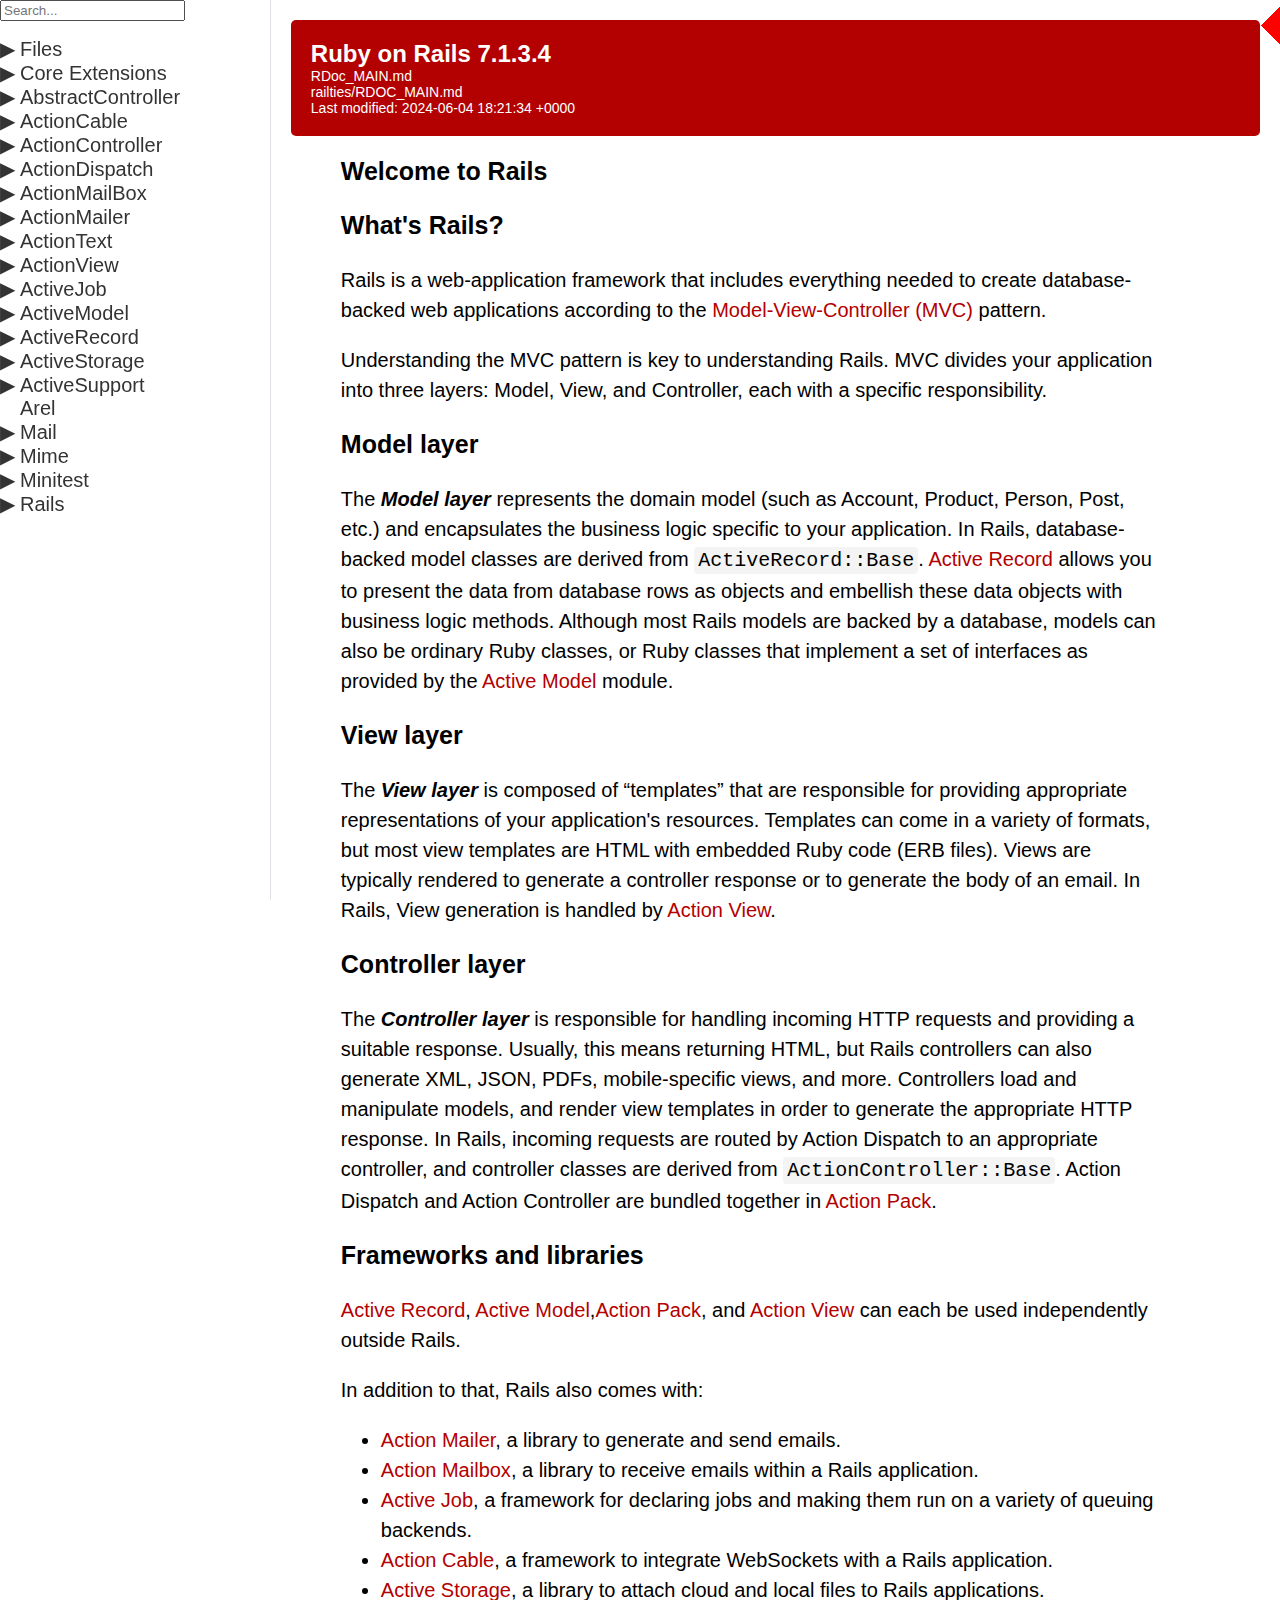
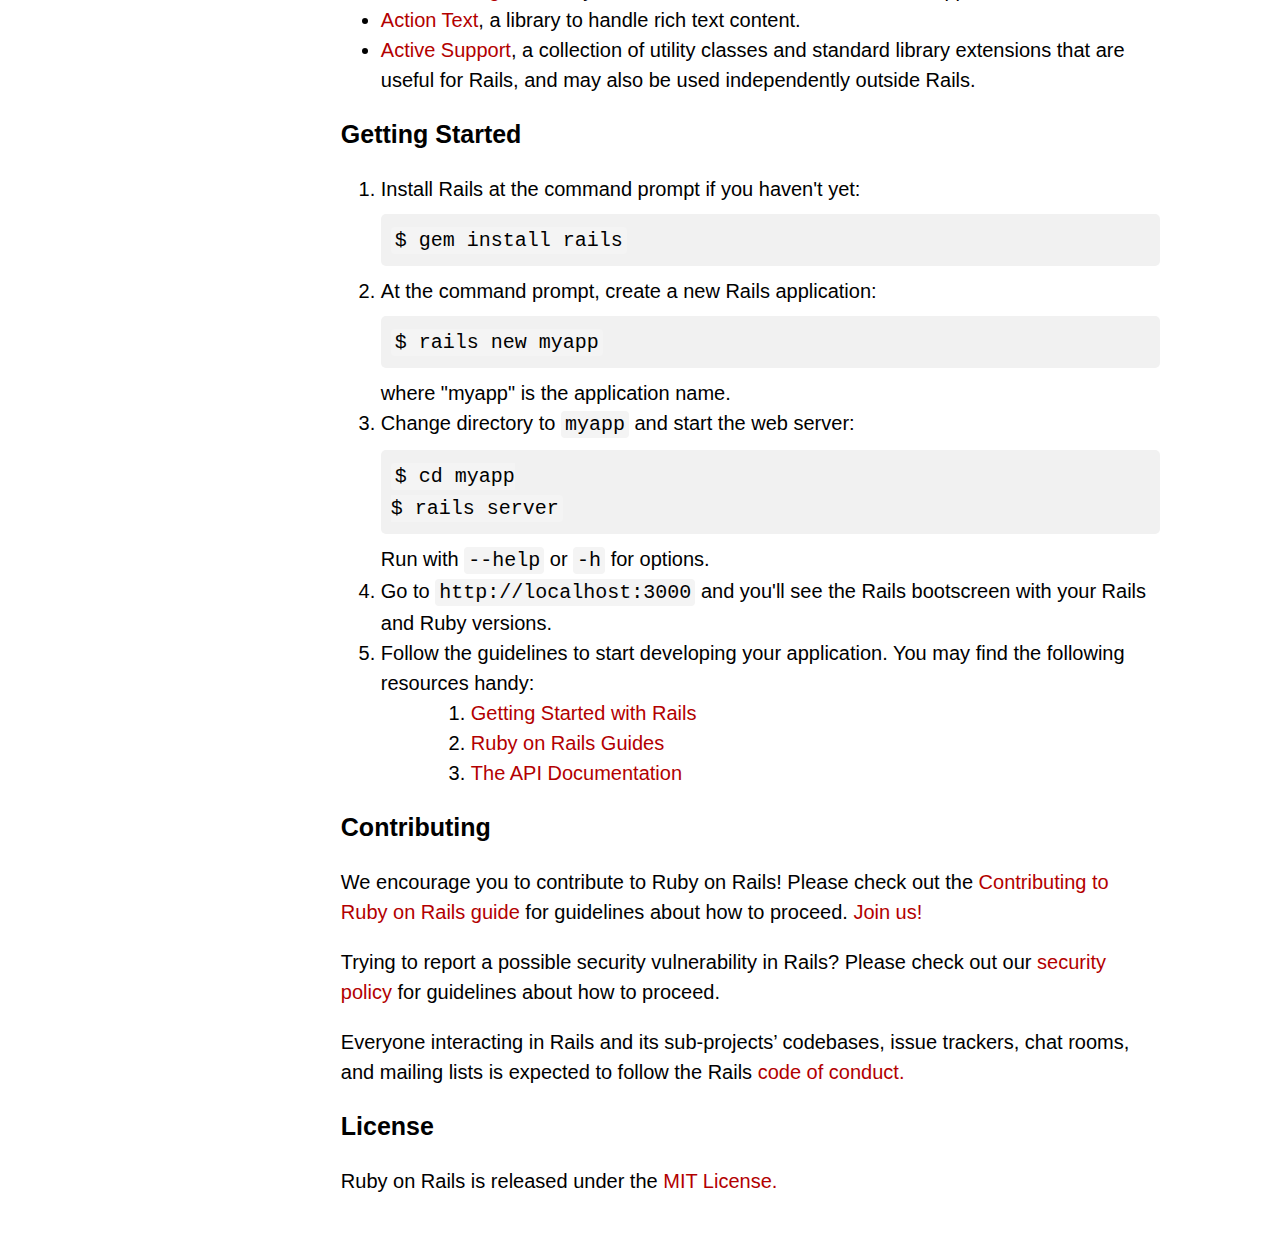
<file: api.html>
<!DOCTYPE html>
<html lang="en">
<head>
    <meta charset="UTF-8">
    <meta name="viewport" content="width=device-width, initial-scale=1.0">
    <title>Ruby on Rails API</title>
    <link rel="stylesheet" href="css/api.css">
    <link rel="icon" type="image/png" href="images/ruby.png">
</head>
<body>
    <div class="container">
        <aside class="sidebar">
            <div class="search-bar">
                <input type="text" id="searchInput" placeholder="Search...">
            </div>

            <ul>
                <li>
                    <a href="#" onclick="toggleFiles(event)">
                        <span id="arrow" class="arrow-right"></span> Files
                    </a>
                    <ul id="filesList" class="hidden">
                        <li><a href="#">Actioncable</a></li>
                        <li><a href="#">Actionmailbox</a></li>
                        <li><a href="#">Actionmailer</a></li>
                        <li><a href="#">Actionpack</a></li>
                        <li><a href="#">Actiontext</a></li>
                        <li><a href="#">Actionview</a></li>
                        <li><a href="#">Activejob</a></li>
                        <li><a href="#">Activemodel</a></li>
                        <li><a href="#">Activerecord</a></li>
                        <li><a href="#">Activestorage</a></li>
                        <li><a href="#">Activesupport</a></li>
                        <li><a href="#">Railties</a></li>
                    </ul>
                </li>

                <li>
                    <a href="#" onclick="coreFiles(event)">
                        <span id="corearrow" class="arrow-right"></span> Core Extensions
                    </a>
                    <ul id="coreList" class="hidden">
                        <li><a href="#">Array</a></li>
                        <li><a href="#">Benchmark</a></li>
                        <li><a href="#">BigDecimal</a></li>
                        <li><a href="#">Class</a></li>
                        <li><a href="#">Date</a></li>
                        <li><a href="#">DateAndTime</a></li>
                        <li><a href="#">Date Time</a></li>
                        <li><a href="#">Delegator</a></li>
                        <li><a href="#">Digest</a></li>
                        <li><a href="#">ERB</a></li>
                        <li><a href="#">Enumerable</a></li>
                        <li><a href="#">Exception</a></li>
                        <li><a href="#">FalseClass</a></li>
                        <li><a href="#">File</a></li>
                        <li><a href="#">Float</a></li>
                        <li><a href="#">Hash</a></li>
                        <li><a href="#">IO</a></li>
                        <li><a href="#">Integer</a></li>
                        <li><a href="#">Kernel</a></li>
                        <li><a href="#">LoadError</a></li>
                        <li><a href="#">Method</a></li>
                        <li><a href="#">Module</a></li>
                        <li><a href="#">NameError</a></li>
                        <li><a href="#">NilClass</a></li>
                        <li><a href="#">Numeric</a></li>
                        <li><a href="#">Object</a></li>
                        <li><a href="#">Pathname</a></li>
                        <li><a href="#">Process</a></li>
                        <li><a href="#">Range</a></li>
                        <li><a href="#">Regexp</a></li>
                        <li><a href="#">SecureRandom</a></li>
                        <li><a href="#">Singleton</a></li>
                        <li><a href="#">String</a></li>
                        <li><a href="#">Symbol</a></li>
                        <li><a href="#">Thread</a></li>
                        <li><a href="#">Time</a></li>
                        <li><a href="#">TrueClass</a></li>
                        <li><a href="#">URI</a></li>
                        <li><a href="#">UnboundMethod</a></li>
                    </ul>
                </li>

                <li>
                    <a href="#" onclick="abstractcontrollerFiles(event)">
                        <span id="abstractcontrollerarrow" class="arrow-right"></span> AbstractController
                    </a>
                    <ul id="abstractcontrollerList" class="hidden">
                        <li><a href="#">ActionNotFound</a></li>
                        <li><a href="#">Base</a></li>
                        <li><a href="#">Caching</a></li>
                        <li><a href="#">Callbacks</a></li>
                        <li><a href="#">Collector</a></li>
                        <li><a href="#">DoubleRenderError</a></li>
                        <li><a href="#">Helpers</a></li>
                        <li><a href="#">Railities</a></li>
                        <li><a href="#">Rendering</a></li>
                        <li><a href="#">Translation</a></li>
                        <li><a href="#">UrlFor</a></li>
                    </ul>
                </li>

                <li>
                    <a href="#" onclick="actioncableFiles(event)">
                        <span id="actioncablearrow" class="arrow-right"></span> ActionCable
                    </a>
                    <ul id="actioncableList" class="hidden">
                        <li><a href="#">Channel</a></li>
                        <li><a href="#">Connection</a></li>
                        <li><a href="#">Helpers</a></li>
                        <li><a href="#">RemoteConnections</a></li>
                        <li><a href="#">Server</a></li>
                        <li><a href="#">SubscriptionAdapter</a></li>
                        <li><a href="#">TestCase</a></li>
                        <li><a href="#">TestHelper</a></li>
                        <li><a href="#">VERSION</a></li>
                    </ul>
                </li>

                <li>
                    <a href="#" onclick="actioncontrollerFiles(event)">
                        <span id="actioncontrollerarrow" class="arrow-right"></span> ActionController
                    </a>
                    <ul id="actioncontrollerList" class="hidden">
                        <li><a href="#">API</a></li>
                        <li><a href="#">ApiReading</a></li>
                        <li><a href="#">Base</a></li>
                        <li><a href="#">Caching</a></li>
                        <li><a href="#">ConditionalGet</a></li>
                        <li><a href="#">ContentSecurityPolicy</a></li>
                        <li><a href="#">Cookies</a></li>
                        <li><a href="#">DataStreaming</a></li>
                        <li><a href="#">DefaultHeaders</a></li>
                        <li><a href="#">EtagWithFlash</a></li>
                        <li><a href="#">EtagWithTemplateDigest</a></li>
                        <li><a href="#">Flash</a></li>
                        <li><a href="#">FormBuilder</a></li>
                        <li><a href="#">Head</a></li>
                        <li><a href="#">Helpers</a></li>
                        <li><a href="#">HttpAuthentication</a></li>
                        <li><a href="#">ImplicitRender</a></li>
                        <li><a href="#">Instrumentation</a></li>
                        <li><a href="#">InvalidParameterKey</a></li>
                        <li><a href="#">Live</a></li>
                        <li><a href="#">LiveTestResponse</a></li>
                        <li><a href="#">LogSubscriber</a></li>
                        <li><a href="#">Logging</a></li>
                        <li><a href="#">Metal</a></li>
                        <li><a href="#">MimeResponds</a></li>
                        <li><a href="#">MissingRenderer</a></li>
                        <li><a href="#">ParameterEncoding</a></li>
                        <li><a href="#">ParameterMissing</a></li>
                        <li><a href="#">Parameters</a></li>
                        <li><a href="#">ParamsWrapper</a></li>
                        <li><a href="#">PermissionsPolicy</a></li>
                        <li><a href="#">Railties</a></li>
                        <li><a href="#">Redirecting</a></li>
                        <li><a href="#">Renderer</a></li>
                        <li><a href="#">Renderers</a></li>
                        <li><a href="#">Rendering</a></li>
                        <li><a href="#">RequestForgeryProtection</a></li>
                        <li><a href="#">Rescue</a></li>
                        <li><a href="#">RespondToMismatchError</a></li>
                        <li><a href="#">Streaming</a></li>
                        <li><a href="#">StrongParameters</a></li>
                        <li><a href="#">TestCase</a></li>
                        <li><a href="#">Testing</a></li>
                        <li><a href="#">UnfilteredParameters</a></li>
                        <li><a href="#">UnpermittedParameters</a></li>
                        <li><a href="#">UrlFor</a></li>
                    </ul>
                </li>

                <li>
                    <a href="#" onclick="actiondispatchFiles(event)">
                        <span id="actiondispatcharrow" class="arrow-right"></span> ActionDispatch
                    </a>
                    <ul id="actiondispatchList" class="hidden">
                        <li><a href="#">AssertionResponse</a></li>
                        <li><a href="#">Assertions</a></li>
                        <li><a href="#">AssumeSSL</a></li>
                        <li><a href="#">Callbacks</a></li>
                        <li><a href="#">Constants</a></li>
                        <li><a href="#">ContentSecurityPolicy</a></li>
                        <li><a href="#">Cookies</a></li>
                        <li><a href="#">DebugExceptions</a></li>
                        <li><a href="#">DebugLocks</a></li>
                        <li><a href="#">DeprecatedIllegalStateError</a></li>
                        <li><a href="#">ExceptionWrapper</a></li>
                        <li><a href="#">Executor</a></li>
                        <li><a href="#">FileHandler</a></li>
                        <li><a href="#">Flash</a></li>
                        <li><a href="#">HostAuthorization</a></li>
                        <li><a href="#">Http</a></li>
                        <li><a href="#">Integration</a></li>
                        <li><a href="#">IntegrationTest</a></li>
                        <li><a href="#">Journey</a></li>
                        <li><a href="#">LogSubscriber</a></li>
                        <li><a href="#">MiddlewareStack</a></li>
                        <li><a href="#">MissingController</a></li>
                        <li><a href="#">PermissionsPolicy</a></li>
                        <li><a href="#">PublicExceptions</a></li>
                        <li><a href="#">Reloader</a></li>
                        <li><a href="#">RemoteIp</a></li>
                        <li><a href="#">Request</a></li>
                        <li><a href="#">RequestCookieMethods</a></li>
                        <li><a href="#">RequestEncoder</a></li>
                        <li><a href="#">RequestId</a></li>
                        <li><a href="#">Response</a></li>
                        <li><a href="#">Routing</a></li>
                        <li><a href="#">SSL</a></li>
                        <li><a href="#">ServerTiming</a></li>
                        <li><a href="#">Session</a></li>
                        <li><a href="#">ShowExceptions</a></li>
                        <li><a href="#">Static</a></li>
                        <li><a href="#">SystemTestCase</a></li>
                        <li><a href="#">SystemTesting</a></li>
                        <li><a href="#">TestProcess</a></li>
                        <li><a href="#">TestRequest</a></li>
                        <li><a href="#">TestResponse</a></li>
                    </ul>
                </li>

                <li>
                    <a href="#" onclick="actionmailboxFiles(event)">
                        <span id="actionmailboxarrow" class="arrow-right"></span> ActionMailBox
                    </a>
                    <ul id="actionmailboxList" class="hidden">
                        <li><a href="#">Base</a></li>
                        <li><a href="#">BaseController</a></li>
                        <li><a href="#">Callbacks</a></li>
                        <li><a href="#">Engine</a></li>
                        <li><a href="#">InboundEmail</a></li>
                        <li><a href="#">IncinerationJob</a></li>
                        <li><a href="#">Ingresses</a></li>
                        <li><a href="#">Relayer</a></li>
                        <li><a href="#">Router</a></li>
                        <li><a href="#">RoutingJob</a></li>
                        <li><a href="#">TestCase</a></li>
                        <li><a href="#">TestHelper</a></li>
                        <li><a href="#">VERSION</a></li>
                    </ul>
                </li>

                <li>
                    <a href="#" onclick="actionmailerFiles(event)">
                        <span id="actionmailerarrow" class="arrow-right"></span> ActionMailer
                    </a>
                    <ul id="actionmailerList" class="hidden">
                        <li><a href="#">Base</a></li>
                        <li><a href="#">Callbacks</a></li>
                        <li><a href="#">Collector</a></li>
                        <li><a href="#">DeliveryMethods</a></li>
                        <li><a href="#">FormBuilder</a></li>
                        <li><a href="#">InlinePreviewInceptor</a></li>
                        <li><a href="#">LogSubscriber</a></li>
                        <li><a href="#">MailHelper</a></li>
                        <li><a href="#">MessageDelivery</a></li>
                        <li><a href="#">NonInferrableMailerError</a></li>
                        <li><a href="#">Parameterized</a></li>
                        <li><a href="#">Preview</a></li>
                        <li><a href="#">Previews</a></li>
                        <li><a href="#">QueuedDelivery</a></li>
                        <li><a href="#">Reusable</a></li>
                        <li><a href="#">TestCase</a></li>
                        <li><a href="#">TestHelper</a></li>
                        <li><a href="#">VERSION</a></li>
                    </ul>
                </li>

                <li>
                    <a href="#" onclick="actiontextFiles(event)">
                        <span id="actiontextarrow" class="arrow-right"></span> ActionText
                    </a>
                    <ul id="actiontextList" class="hidden">
                        <li><a href="#">Attachable</a></li>
                        <li><a href="#">Attachables</a></li>
                        <li><a href="#">Attachment</a></li>
                        <li><a href="#">AttachmentGallery</a></li>
                        <li><a href="#">Attachments</a></li>
                        <li><a href="#">Attribute</a></li>
                        <li><a href="#">Content</a></li>
                        <li><a href="#">ContentHelper</a></li>
                        <li><a href="#">EncryptedRichText</a></li>
                        <li><a href="#">Encryption</a></li>
                        <li><a href="#">Engine</a></li>
                        <li><a href="#">FixtureSet</a></li>
                        <li><a href="#">Fragment</a></li>
                        <li><a href="#">HtmlConversion</a></li>
                        <li><a href="#">PlainTextConversion</a></li>
                        <li><a href="#">RichText</a></li>
                        <li><a href="#">Serialization</a></li>
                        <li><a href="#">SystemTestHelper</a></li>
                        <li><a href="#">TagHelper</a></li>
                        <li><a href="#">TrixAttachment</a></li>
                        <li><a href="#">VERSION</a></li>
                    </ul>
                </li>

                <li>
                    <a href="#" onclick="actionviewFiles(event)">
                        <span id="actionviewarrow" class="arrow-right"></span> ActionView
                    </a>
                    <ul id="actionviewList" class="hidden">
                        <li><a href="#">AbstractRenderer</a></li>
                        <li><a href="#">Base</a></li>
                        <li><a href="#">CacheExpiry</a></li>
                        <li><a href="#">Context</a></li>
                        <li><a href="#">Digestor</a></li>
                        <li><a href="#">FileSystemResolver</a></li>
                        <li><a href="#">FixtureResolver</a></li>
                        <li><a href="#">Helpers</a></li>
                        <li><a href="#">Layouts</a></li>
                        <li><a href="#">LogSubscriber</a></li>
                        <li><a href="#">LookupContext</a></li>
                        <li><a href="#">NullResolver</a></li>
                        <li><a href="#">PartialIteration</a></li>
                        <li><a href="#">PartialRenderer</a></li>
                        <li><a href="#">RecordIdentifire</a></li>
                        <li><a href="#">Renderer</a></li>
                        <li><a href="#">Rendering</a></li>
                        <li><a href="#">Resolver</a></li>
                        <li><a href="#">RoutingUrlFor</a></li>
                        <li><a href="#">Template</a></li>
                        <li><a href="#">TemplateDetails</a></li>
                        <li><a href="#">TemplatePath</a></li>
                        <li><a href="#">TestCase</a></li>
                        <li><a href="#">UnboundTemplate</a></li>
                        <li><a href="#">VERSION</a></li>
                        <li><a href="#">ViewPaths</a></li>
                    </ul>
                </li>

                <li>
                    <a href="#" onclick="activejobFiles(event)">
                        <span id="activejobarrow" class="arrow-right"></span> ActiveJob
                    </a>
                    <ul id="activejobList" class="hidden">
                        <li><a href="#">Arguments</a></li>
                        <li><a href="#">Base</a></li>
                        <li><a href="#">Callbacks</a></li>
                        <li><a href="#">Core</a></li>
                        <li><a href="#">DeserializationError</a></li>
                        <li><a href="#">EnqueueError</a></li>
                        <li><a href="#">Enqueuing</a></li>
                        <li><a href="#">Exceptions</a></li>
                        <li><a href="#">Execution</a></li>
                        <li><a href="#">QueueAdapter</a></li>
                        <li><a href="#">QueueAdapters</a></li>
                        <li><a href="#">QueueName</a></li>
                        <li><a href="#">QueuePriority</a></li>
                        <li><a href="#">SerializationError</a></li>
                        <li><a href="#">Serializers</a></li>
                        <li><a href="#">TestCase</a></li>
                        <li><a href="#">TestHelper</a></li>
                        <li><a href="#">VERSION</a></li>
                    </ul>
                </li>

                <li>
                    <a href="#" onclick="activemodelFiles(event)">
                        <span id="activemodelarrow" class="arrow-right"></span> ActiveModel
                    </a>
                    <ul id="activemodelList" class="hidden">
                        <li><a href="#">API</a></li>
                        <li><a href="#">AttributeAssignment</a></li>
                        <li><a href="#">AttributeMethods</a></li>
                        <li><a href="#">Attributes</a></li>
                        <li><a href="#">Callbacks</a></li>
                        <li><a href="#">Conversion</a></li>
                        <li><a href="#">Dirty</a></li>
                        <li><a href="#">EachValidator</a></li>
                        <li><a href="#">Error</a></li>
                        <li><a href="#">Errors</a></li>
                        <li><a href="#">ForbiddenAttributeError</a></li>
                        <li><a href="#">Lint</a></li>
                        <li><a href="#">MissingAttributeError</a></li>
                        <li><a href="#">Model</a></li>
                        <li><a href="#">Name</a></li>
                        <li><a href="#">Naming</a></li>
                        <li><a href="#">NestedError</a></li>
                        <li><a href="#">RangeError</a></li>
                        <li><a href="#">SecurePassword</a></li>
                        <li><a href="#">Serialization</a></li>
                        <li><a href="#">Serializers</a></li>
                        <li><a href="#">StrictValidationFailed</a></li>
                        <li><a href="#">Translation</a></li>
                        <li><a href="#">Type</a></li>
                        <li><a href="#">UnknownAttributeError</a></li>
                        <li><a href="#">VERSION</a></li>
                        <li><a href="#">ValidationError</a></li>
                        <li><a href="#">Validations</a></li>
                        <li><a href="#">Validator</a></li>
                    </ul>
                </li>

                <li>
                    <a href="#" onclick="activerecordFiles(event)">
                        <span id="activerecordarrow" class="arrow-right"></span> ActiveRecord
                    </a>
                    <ul id="activerecordList" class="hidden">
                        <li><a href="#">ActiveRecordError</a></li>
                        <li><a href="#">AdapterError</a></li>
                        <li><a href="#">AdapterNotFound</a></li>
                        <li><a href="#">AdapterNotSpecified</a></li>
                        <li><a href="#">AdapterTimeout</a></li>
                        <li><a href="#">Aggregations</a></li>
                        <li><a href="#">AssociationTypeMismatch</a></li>
                        <li><a href="#">Associations</a></li>
                        <li><a href="#">AsynchronousQueryInsideTransactionError</a></li>
                        <li><a href="#">AttributeAssignment</a></li>
                        <li><a href="#">AttributeAssignmentError</a></li>
                        <li><a href="#">AttributeMethods</a></li>
                        <li><a href="#">Attributes</a></li>
                        <li><a href="#">AutosaveAssociation</a></li>
                        <li><a href="#">Base</a></li>
                        <li><a href="#">Batches</a></li>
                        <li><a href="#">Calculations</a></li>
                        <li><a href="#">Callbacks</a></li>
                        <li><a href="#">Coders</a></li>
                        <li><a href="#">ConfigurationError</a></li>
                        <li><a href="#">ConnectionAdapters</a></li>
                        <li><a href="#">ConnectionFailed</a></li>
                        <li><a href="#">ConnectionHandling</a></li>
                        <li><a href="#">ConnectionNotEstabalished</a></li>
                        <li><a href="#">ConnectionTimeoutError</a></li>
                        <li><a href="#">Core</a></li>
                        <li><a href="#">CounterCache</a></li>
                        <li><a href="#">DangerousAttributeError</a></li>
                        <li><a href="#">DatabaseAlreadyExists</a></li>
                        <li><a href="#">DatabaseConfigurations</a></li>
                        <li><a href="#">DatabaseConnectionError</a></li>
                        <li><a href="#">Deadlocked</a></li>
                        <li><a href="#">DelegatedType</a></li>
                        <li><a href="#">DestroyAssociationAsyncError</a></li>
                        <li><a href="#">DestroyAssociationAsyncJob</a></li>
                        <li><a href="#">DynamicMatchers</a></li>
                        <li><a href="#">EagerLoadPolymorphicError</a></li>
                        <li><a href="#">Encryption</a></li>
                        <li><a href="#">Enum</a></li>
                        <li><a href="#">EnvironmentMismatchError</a></li>
                        <li><a href="#">ExclusiveConnectionTimeoutError</a></li>
                        <li><a href="#">Explain</a></li>
                        <li><a href="#">FinderMethods</a></li>
                        <li><a href="#">FixtureSet</a></li>
                        <li><a href="#">FixtureResult</a></li>
                        <li><a href="#">ImmutableRelation</a></li>
                        <li><a href="#">Inheritance</a></li>
                        <li><a href="#">Integration</a></li>
                        <li><a href="#">InvalidForeignKey</a></li>
                        <li><a href="#">IrreversibleMigration</a></li>
                        <li><a href="#">IrreversibleOrderError</a></li>
                        <li><a href="#">LockWaitTimeout</a></li>
                        <li><a href="#">Locking</a></li>
                        <li><a href="#">LogSubscriber</a></li>
                        <li><a href="#">Marshalling</a></li>
                        <li><a href="#">MessagePack</a></li>
                        <li><a href="#">Middleware</a></li>
                        <li><a href="#">Migration</a></li>
                        <li><a href="#">MigrationContext</a></li>
                        <li><a href="#">MismatchedForeignKey</a></li>
                        <li><a href="#">ModelSchema</a></li>
                        <li><a href="#">MultiparameterAssignmentErrors</a></li>
                        <li><a href="#">NestedAttributes</a></li>
                        <li><a href="#">NoDatabaseError</a></li>
                        <li><a href="#">NoTouching</a></li>
                        <li><a href="#">Normalization</a></li>
                        <li><a href="#">NotNullViolation</a></li>
                        <li><a href="#">Persistene</a></li>
                        <li><a href="#">PreparedStatementCacheExpired</a></li>
                        <li><a href="#">PreparedStatementInvalid</a></li>
                        <li><a href="#">Promise</a></li>
                        <li><a href="#">QueryAborted</a></li>
                        <li><a href="#">QueryCache</a></li>
                        <li><a href="#">QueryCanceled</a></li>
                        <li><a href="#">QueryLogs</a></li>
                        <li><a href="#">QueryMethods</a></li>
                        <li><a href="#">Querying</a></li>
                        <li><a href="#">RangeError</a></li>
                        <li><a href="#">ReadOnlyError</a></li>
                        <li><a href="#">ReadOnlyRecord</a></li>
                        <li><a href="#">ReadonlyAttributeError</a></li>
                        <li><a href="#">ReadonlyAttributes</a></li>
                        <li><a href="#">RecordInvalid</a></li>
                        <li><a href="#">RecordNotDestroyed</a></li>
                        <li><a href="#">RecordNotSaved</a></li>
                        <li><a href="#">RecordNotUnique</a></li>
                        <li><a href="#">Reflection</a></li>
                        <li><a href="#">Relation</a></li>
                        <li><a href="#">Result</a></li>
                        <li><a href="#">Rollback</a></li>
                        <li><a href="#">SQLWarning</a></li>
                        <li><a href="#">Sanitization</a></li>
                        <li><a href="#">Schema</a></li>
                        <li><a href="#">Scoping</a></li>
                        <li><a href="#">SecurePassword</a></li>
                        <li><a href="#">SecureToken</a></li>
                        <li><a href="#">Serialization</a></li>
                        <li><a href="#">SerializationFailure</a></li>
                        <li><a href="#">SerializationTypeMismatch</a></li>
                        <li><a href="#">SignedId</a></li>
                        <li><a href="#">SoleRecordExceeded</a></li>
                        <li><a href="#">SpawnMethods</a></li>
                        <li><a href="#">StaleObjectError</a></li>
                        <li><a href="#">StatementCache</a></li>
                        <li><a href="#">StatementInvalid</a></li>
                        <li><a href="#">StatementTimeout</a></li>
                        <li><a href="#">Store</a></li>
                        <li><a href="#">StrictLoadingViolationError</a></li>
                        <li><a href="#">SubclassNotFound</a></li>
                        <li><a href="#">Supperssor</a></li>
                        <li><a href="#">TableNotSpecified</a></li>
                        <li><a href="#">Tasks</a></li>
                        <li><a href="#">TestFixtures</a></li>
                        <li><a href="#">Timestamp</a></li>
                        <li><a href="#">TokenFor</a></li>
                        <li><a href="#">TransactionIsolationError</a></li>
                        <li><a href="#">TransactionRollbackError</a></li>
                        <li><a href="#">Transactions</a></li>
                        <li><a href="#">Translation</a></li>
                        <li><a href="#">Type</a></li>
                        <li><a href="#">UnknownAttributeError</a></li>
                        <li><a href="#">UnknownAttributeReference</a></li>
                        <li><a href="#">UnknownPrimaryKey</a></li>
                        <li><a href="#">VERSION</a></li>
                        <li><a href="#">Validations</a></li>
                        <li><a href="#">ValueTooLong</a></li>
                        <li><a href="#">WrappedDatabaseException</a></li>
                    </ul>
                </li>

                <li>
                    <a href="#" onclick="activestorageFiles(event)">
                        <span id="activestoragearrow" class="arrow-right"></span> ActiveStorage
                    </a>
                    <ul id="activestorageList" class="hidden">
                        <li><a href="#">AnalyzeJob</a></li>
                        <li><a href="#">Analyzer</a></li>
                        <li><a href="#">Attached</a></li>
                        <li><a href="#">Attachment</a></li>
                        <li><a href="#">BaseController</a></li>
                        <li><a href="#">BaseJob</a></li>
                        <li><a href="#">Blob</a></li>
                        <li><a href="#">Blobs</a></li>
                        <li><a href="#">DirectUploadsController</a></li>
                        <li><a href="#">DisableSession</a></li>
                        <li><a href="#">DiskController</a></li>
                        <li><a href="#">Error</a></li>
                        <li><a href="#">FileNotFoundError</a></li>
                        <li><a href="#">Filename</a></li>
                        <li><a href="#">FixtureSet</a></li>
                        <li><a href="#">IntegrityError</a></li>
                        <li><a href="#">InvariableError</a></li>
                        <li><a href="#">LogSubscriber</a></li>
                        <li><a href="#">MirrorJob</a></li>
                        <li><a href="#">Preview</a></li>
                        <li><a href="#">PreviewError</a></li>
                        <li><a href="#">Previewer</a></li>
                        <li><a href="#">PurgeJob</a></li>
                        <li><a href="#">Reflection</a></li>
                        <li><a href="#">Representations</a></li>
                        <li><a href="#">Service</a></li>
                        <li><a href="#">SetCurrent</a></li>
                        <li><a href="#">Streaming</a></li>
                        <li><a href="#">TransformJob</a></li>
                        <li><a href="#">Transformers</a></li>
                        <li><a href="#">UnpreviewableError</a></li>
                        <li><a href="#">UnrepresentableError</a></li>
                        <li><a href="#">VERSION</a></li>
                        <li><a href="#">Variant</a></li>
                        <li><a href="#">VariantRecord</a></li>
                        <li><a href="#">VariantWithRecord</a></li>
                        <li><a href="#">Variation</a></li>
                    </ul>
                </li>

                <li>
                    <a href="#" onclick="activesupportFiles(event)">
                        <span id="activesupportarrow" class="arrow-right"></span> ActiveSupport
                    </a>
                    <ul id="activesupportList" class="hidden">
                        <li><a href="#">ActionableError</a></li>
                        <li><a href="#">ArrayInquirer</a></li>
                        <li><a href="#">Autoload</a></li>
                        <li><a href="#">BacktraceCleaner</a></li>
                        <li><a href="#">Benchmarkable</a></li>
                        <li><a href="#">BroadcastLogger</a></li>
                        <li><a href="#">Cache</a></li>
                        <li><a href="#">CachingKeyGenerator</a></li>
                        <li><a href="#">Callbacks</a></li>
                        <li><a href="#">CodeGenerator</a></li>
                        <li><a href="#">CompareWithRange</a></li>
                        <li><a href="#">Concern</a></li>
                        <li><a href="#">Concurrency</a></li>
                        <li><a href="#">Configurable</a></li>
                        <li><a href="#">ConfigurationFile</a></li>
                        <li><a href="#">CoreExt</a></li>
                        <li><a href="#">CurrentAttributes</a></li>
                        <li><a href="#">Dependencies</a></li>
                        <li><a href="#">Deprication</a></li>
                        <li><a href="#">DepricationException</a></li>
                        <li><a href="#">DescendantsTracker</a></li>
                        <li><a href="#">Duration</a></li>
                        <li><a href="#">EncryptedConfiguration</a></li>
                        <li><a href="#">EncryptedFile</a></li>
                        <li><a href="#">EnumerableCoreExt</a></li>
                        <li><a href="#">ErrorReporter</a></li>
                        <li><a href="#">EventedFileUpdatedChecker</a></li>
                        <li><a href="#">ExecutionWrapper</a></li>
                        <li><a href="#">Executor</a></li>
                        <li><a href="#">FileUpdateChecker</a></li>
                        <li><a href="#">ForkTracker</a></li>
                        <li><a href="#">Gzip</a></li>
                        <li><a href="#">HashWithIndifferentAccess</a></li>
                        <li><a href="#">Inflector</a></li>
                        <li><a href="#">InheritableOptions</a></li>
                        <li><a href="#">JSON</a></li>
                        <li><a href="#">KeyGenerator</a></li>
                        <li><a href="#">LazyLoadHooks</a></li>
                        <li><a href="#">LogSubscriber</a></li>
                        <li><a href="#">Logger</a></li>
                        <li><a href="#">LoggerSilence</a></li>
                        <li><a href="#">MessageEncryptor</a></li>
                        <li><a href="#">MessageEncryptors</a></li>
                        <li><a href="#">MessagePack</a></li>
                        <li><a href="#">MessageVerifier</a></li>
                        <li><a href="#">MessageVerifiers</a></li>
                        <li><a href="#">Messages</a></li>
                        <li><a href="#">Multibyte</a></li>
                        <li><a href="#">Notifications</a></li>
                        <li><a href="#">NumberHelper</a></li>
                        <li><a href="#">NumericWithFormat</a></li>
                        <li><a href="#">OrderedOptions</a></li>
                        <li><a href="#">ParameterFilter</a></li>
                        <li><a href="#">ProxyObject</a></li>
                        <li><a href="#">RangeWithFormat</a></li>
                        <li><a href="#">Reloader</a></li>
                        <li><a href="#">Rescuable</a></li>
                        <li><a href="#">SafeBuffer</a></li>
                        <li><a href="#">SecureCompareRotator</a></li>
                        <li><a href="#">SecurityUtils</a></li>
                        <li><a href="#">StringInquirer</a></li>
                        <li><a href="#">Subscriber</a></li>
                        <li><a href="#">TaggedLogging</a></li>
                        <li><a href="#">TestCase</a></li>
                        <li><a href="#">Testing</a></li>
                        <li><a href="#">TimeWithZone</a></li>
                        <li><a href="#">TimeZone</a></li>
                        <li><a href="#">VERSION</a></li>
                        <li><a href="#">XMLConverter</a></li>
                        <li><a href="#">XmlMini</a></li>
                        <li><a href="#">XmlMini_LibXMLSAX</a></li>
                        <li><a href="#">XmlMini_NokogiriSAX</a></li>
                    </ul>
                </li>

                <li style="padding-left: 20px;">
                    <a href="#">Arel</a>
                </li>

                <li>
                    <a href="#" onclick="mailFiles(event)">
                        <span id="mailarrow" class="arrow-right"></span> Mail
                    </a>
                    <ul id="mailList" class="hidden">
                        <li><a href="#">Address</a></li>
                        <li><a href="#">Message</a></li>
                    </ul>
                </li>

                <li>
                    <a href="#" onclick="mimeFiles(event)">
                        <span id="mimearrow" class="arrow-right"></span> Mime
                    </a>
                    <ul id="mimeList" class="hidden">
                        <li><a href="#">AllType</a></li>
                        <li><a href="#">Mimes</a></li>
                        <li><a href="#">NullType</a></li>
                        <li><a href="#">Type</a></li>
                    </ul>
                </li>

                <li>
                    <a href="#" onclick="minitestFiles(event)">
                        <span id="minitestarrow" class="arrow-right"></span> Minitest
                    </a>
                    <ul id="minitestList" class="hidden">
                        <li><a href="#">BcktraceFilterWithFallback</a></li>
                        <li><a href="#">ProfileReporter</a></li>
                        <li><a href="#">SuppressedSummaryReporter</a></li>
                    </ul>
                </li>

                <li>
                    <a href="#" onclick="railsFiles(event)">
                        <span id="railsarrow" class="arrow-right"></span> Rails
                    </a>
                    <ul id="railsList" class="hidden">
                        <li><a href="#">API</a></li>
                        <li><a href="#">AppBuilder</a></li>
                        <li><a href="#">Application</a></li>
                        <li><a href="#">Command</a></li>
                        <li><a href="#">Console</a></li>
                        <li><a href="#">ConsoleMethods</a></li>
                        <li><a href="#">DBConsole</a></li>
                        <li><a href="#">Engine</a></li>
                        <li><a href="#">Generators</a></li>
                        <li><a href="#">HealthController</a></li>
                        <li><a href="#">Info</a></li>
                        <li><a href="#">Initializable</a></li>
                        <li><a href="#">Paths</a></li>
                        <li><a href="#">PluginBuilder</a></li>
                        <li><a href="#">Rack</a></li>
                        <li><a href="#">Railtie</a></li>
                        <li><a href="#">Secrets</a></li>
                        <li><a href="#">Server</a></li>
                        <li><a href="#">SourceAnnotationExtractor</a></li>
                        <li><a href="#">VERSION</a></li>
                    </ul>
                </li>

            </ul>
        </aside>
        <main class="content">
            <div class="version-sticker">v7.1.3.4</div>
            <div class="header">
                <h1>Ruby on Rails 7.1.3.4</h1>
                <p>RDoc_MAIN.md</p>
                <p>railties/RDOC_MAIN.md</p>
                <p>Last modified: 2024-06-04 18:21:34 +0000</p>
            </div>
            <section>
                <h2>Welcome to Rails</h2>
                <h3>What's Rails?</h3>
                <p>Rails is a web-application framework that includes everything needed to create database-backed web applications according to the <a href="https://en.wikipedia.org/wiki/Model-view-controller">Model-View-Controller (MVC)</a> pattern.</p>
                <p>Understanding the MVC pattern is key to understanding Rails. MVC divides your application into three layers: Model, View, and Controller, each with a specific responsibility.</p>
                <h3>Model layer</h3>
                <p>The <strong><i>Model layer</i></strong> represents the domain model (such as Account, Product, Person, Post, etc.) and encapsulates the business logic specific to your application. In Rails, database-backed model classes are derived from <code>ActiveRecord::Base</code>. <a href="https://api.rubyonrails.org/files/activerecord/README_rdoc.html">Active Record</a> allows you to present the data from database rows as objects and embellish these data objects with business logic methods. Although most Rails models are backed by a database, models can also be ordinary Ruby classes, or Ruby classes that implement a set of interfaces as provided by the <a href="https://api.rubyonrails.org/files/activemodel/README_rdoc.html">Active Model</a> module.</p>
                <h3>View layer</h3>
                <p>The <strong><i>View layer</i></strong> is composed of “templates” that are responsible for providing appropriate representations of your application's resources. Templates can come in a variety of formats, but most view templates are HTML with embedded Ruby code (ERB files). Views are typically rendered to generate a controller response or to generate the body of an email. In Rails, View generation is handled by <a href="https://api.rubyonrails.org/files/actionview/README_rdoc.html">Action View</a>.</p>
                <h3>Controller layer</h3>
                <p>The <strong><i>Controller layer</i></strong> is responsible for handling incoming HTTP requests and providing a suitable response. Usually, this means returning HTML, but Rails controllers can also generate XML, JSON, PDFs, mobile-specific views, and more. Controllers load and manipulate models, and render view templates in order to generate the appropriate HTTP response. In Rails, incoming requests are routed by Action Dispatch to an appropriate controller, and controller classes are derived from <code>ActionController::Base</code>. Action Dispatch and Action Controller are bundled together in <a href="https://api.rubyonrails.org/files/actionpack/README_rdoc.html">Action Pack</a>.</p>
                <h3>Frameworks and libraries</h3>
                <p><a href="https://api.rubyonrails.org/files/activerecord/README_rdoc.html">Active Record</a>, <a href="https://api.rubyonrails.org/files/activemodel/README_rdoc.html">Active Model</a>,<a href="https://api.rubyonrails.org/files/actionpack/README_rdoc.html">Action Pack</a>, and <a href="https://api.rubyonrails.org/files/actionview/README_rdoc.html">Action View</a> can each be used independently outside Rails.</p>
                <p>In addition to that, Rails also comes with:</p>
                <ul>
                    <li><a href="https://api.rubyonrails.org/files/actionmailer/README_rdoc.html">Action Mailer</a>, a library to generate and send emails.</li>
                    <li><a href="https://api.rubyonrails.org/files/actionmailbox/README_md.html">Action Mailbox</a>, a library to receive emails within a Rails application.</li>
                    <li><a href="https://api.rubyonrails.org/files/activejob/README_md.html">Active Job</a>, a framework for declaring jobs and making them run on a variety of queuing backends.</li>
                    <li><a href="https://api.rubyonrails.org/files/actioncable/README_md.html">Action Cable</a>, a framework to integrate WebSockets with a Rails application.</li>
                    <li><a href="https://api.rubyonrails.org/files/activestorage/README_md.html">Active Storage</a>, a library to attach cloud and local files to Rails applications.</li>
                    <li><a href="https://api.rubyonrails.org/files/actiontext/README_md.html">Action Text</a>, a library to handle rich text content.</li>
                    <li><a href="https://api.rubyonrails.org/files/activesupport/README_rdoc.html">Active Support</a>, a collection of utility classes and standard library extensions that are useful for Rails, and may also be used independently outside Rails.</li>
                </ul>
                <h3>Getting Started</h3>
                <ol>
                    <li>Install Rails at the command prompt if you haven't yet:
                        <div class="code-block"><code>$ gem install rails</code></div>
                    </li>
                    <li>At the command prompt, create a new Rails application:
                        <div class="code-block"><code>$ rails new myapp</code></div>
                        where "myapp" is the application name.
                    </li>
                    <li>Change directory to <code>myapp</code> and start the web server:
                        <div class="code-block"><code>$ cd myapp<br>$ rails server</code></div>
                        Run with <code>--help</code> or <code>-h</code> for options.
                    </li>
                    <li>Go to <code>http://localhost:3000</code> and you'll see the Rails bootscreen with your Rails and Ruby versions.</li>
                    <li>Follow the guidelines to start developing your application. You may find the following resources handy:
                        <ol>
                            <li><a href="https://guides.rubyonrails.org/getting_started.html">Getting Started with Rails</a></li>
                            <li><a href="https://guides.rubyonrails.org/index.html">Ruby on Rails Guides</a></li>
                            <li><a href="api.html">The API Documentation</a></li>
                        </ol>
                    </li>
                </ol>

                <h3>Contributing</h3>
                <p>We encourage you to contribute to Ruby on Rails! Please check out the <a href="https://edgeguides.rubyonrails.org/contributing_to_ruby_on_rails.html">Contributing to Ruby on Rails guide</a> for guidelines about how to proceed. <a href="https://contributors.rubyonrails.org/">Join us!</a></p>
                <p>Trying to report a possible security vulnerability in Rails? Please check out our <a href="https://rubyonrails.org/security">security policy</a> for guidelines about how to proceed.</p>
                <p>Everyone interacting in Rails and its sub-projects’ codebases, issue trackers, chat rooms, and mailing lists is expected to follow the Rails <a href="https://rubyonrails.org/conduct">code of conduct.</a></p>
                <h3>License</h3>
                <p>Ruby on Rails is released under the <a href="https://opensource.org/license/MIT">MIT License.</a></p>
            </section>
        </main>
    </div>
    <script src="javascript/api_js.js"></script>
</body>
</html>
</file>
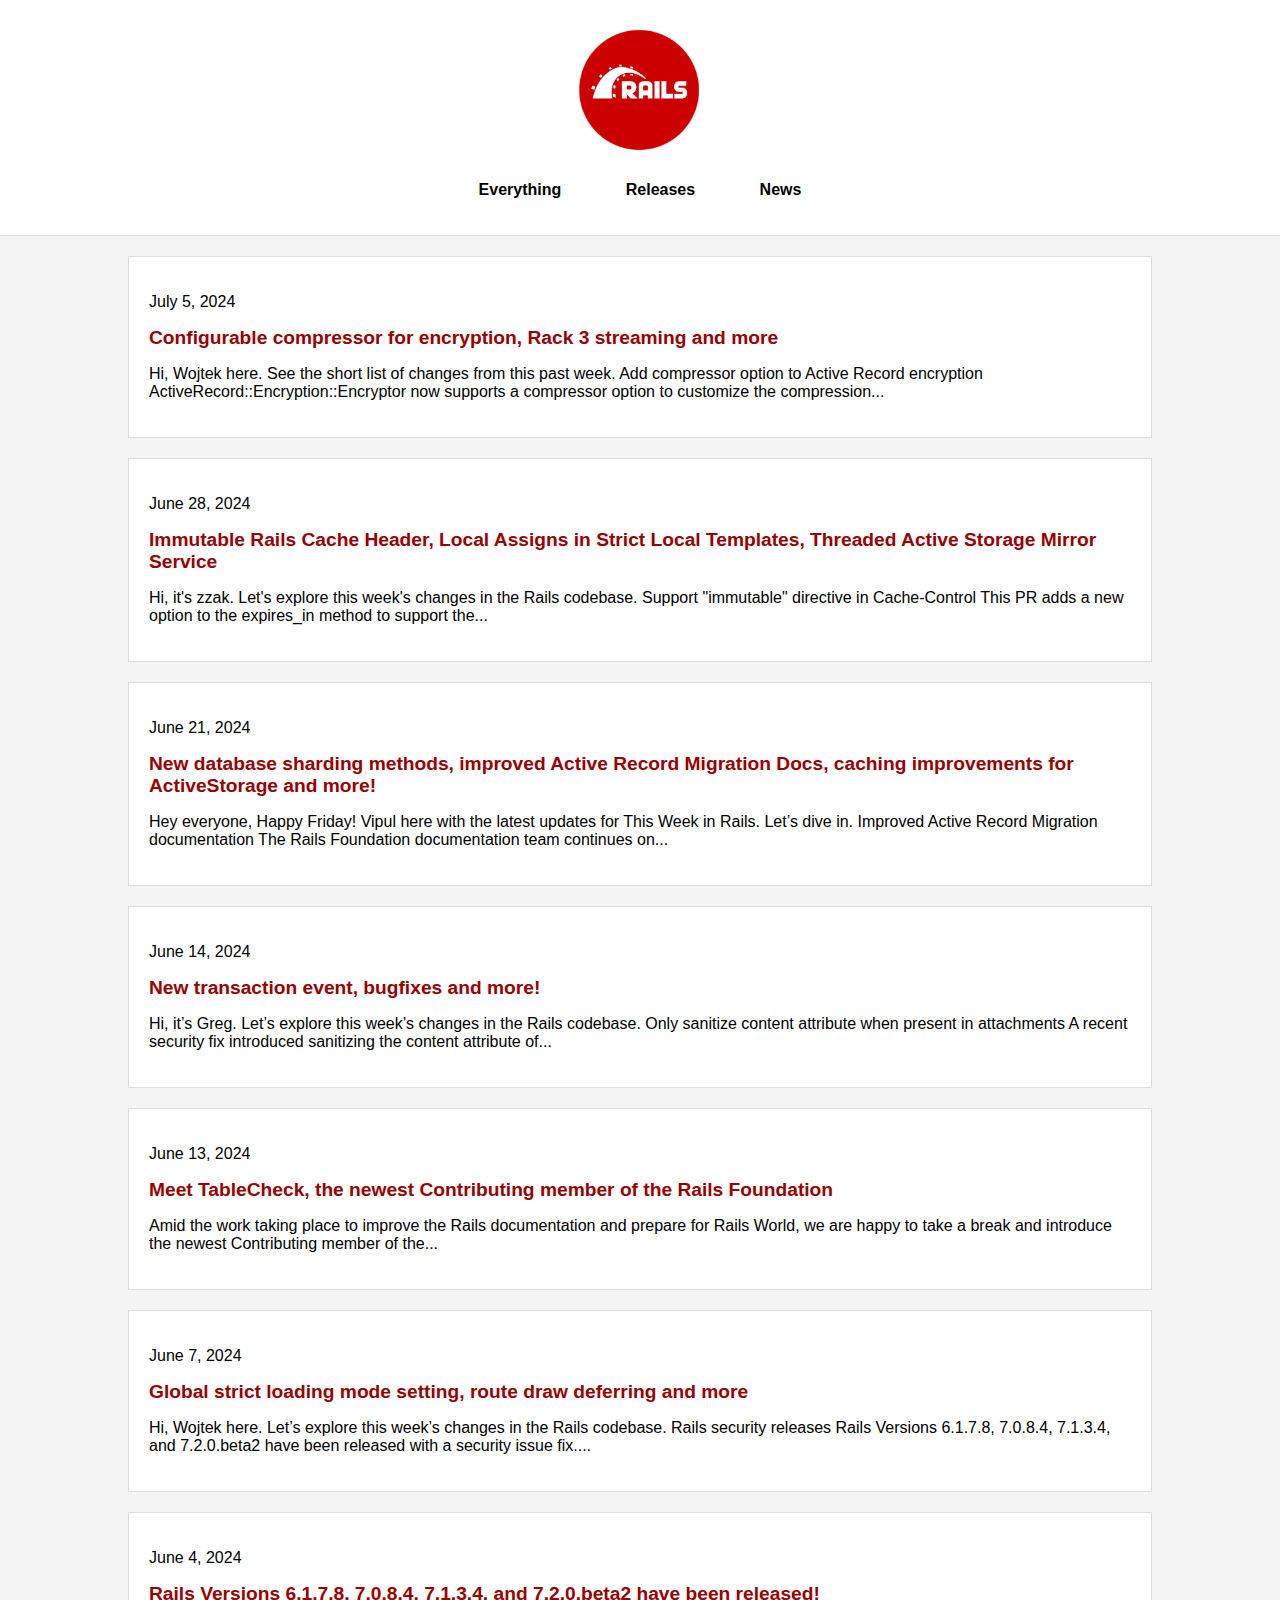
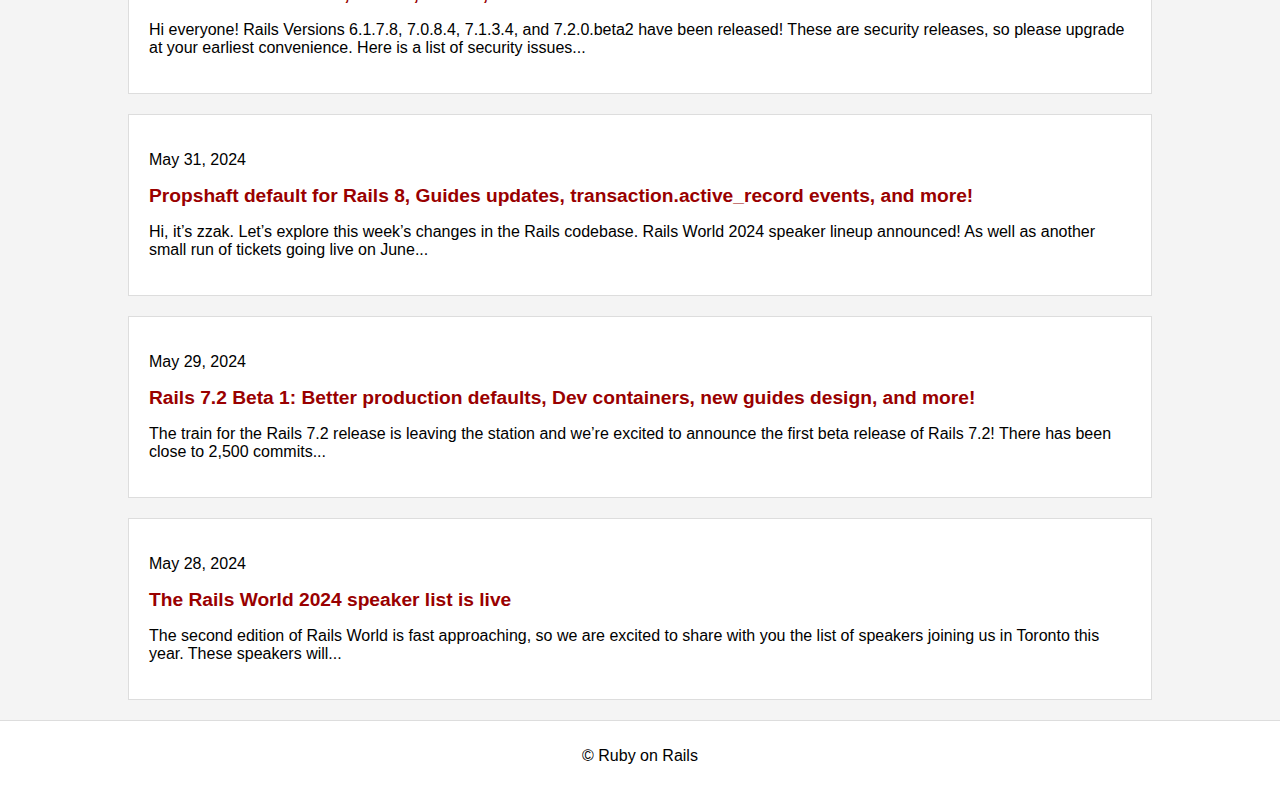
<file: blog.html>
<!DOCTYPE html>
<html lang="en">
<head>
    <meta charset="UTF-8">
    <meta name="viewport" content="width=device-width, initial-scale=1.0">
    <title>Ruby on Rails - Blog</title>
    <link rel="stylesheet" href="css/styleblog.css">
    <link rel="icon" type="image/png" href="images/pngegg.png">
</head>
<body>
    <header>
        <div class="container">
            <img src="images/logo.png" alt="Rails Logo" class="logo">
            <nav>
                <ul>
                    <li><a href="#" id="everything">Everything</a></li>
                    <li><a href="#" id="releases">Releases</a></li>
                    <li><a href="#" id="news">News</a></li>
                </ul>
            </nav>
        </div>
    </header>
    <main>
        <section class="news">
            <div class="container" id="news-container">
                <article class="news-item" id="item1">
                    <p>July 5, 2024</p>
                    <h2><a href="https://rubyonrails.org/2024/7/5/this-week-in-rails">Configurable compressor for encryption, Rack 3 streaming and more</a></h2>
                    <p>Hi, Wojtek here. See the short list of changes from this past week. Add compressor option to Active Record encryption ActiveRecord::Encryption::Encryptor now supports a compressor option to customize the compression...</p>
                </article>
                <article class="news-item" id="item2">
                    <p>June 28, 2024</p>
                    <h2><a href="https://rubyonrails.org/2024/6/28/this-week-in-rails">Immutable Rails Cache Header, Local Assigns in Strict Local Templates, Threaded Active Storage Mirror Service</a></h2>
                    <p>Hi, it's zzak. Let's explore this week's changes in the Rails codebase. Support "immutable" directive in Cache-Control This PR adds a new option to the expires_in method to support the...</p>
                </article>
                <article class="news-item" id="item3">
                    <p>June 21, 2024</p>
                    <h2><a href="https://rubyonrails.org/2024/6/21/this-week-in-rails">New database sharding methods, improved Active Record Migration Docs, caching improvements for ActiveStorage and more!</a></h2>
                    <p>Hey everyone, Happy Friday! Vipul here with the latest updates for This Week in Rails. Let’s dive in. Improved Active Record Migration documentation The Rails Foundation documentation team continues on...</p>
                </article>
                <article class="news-item" id="item4">
                    <p>June 14, 2024</p>
                    <h2><a href="https://rubyonrails.org/2024/6/14/this-week-in-rails">New transaction event, bugfixes and more!</a></h2>
                    <p>Hi, it’s Greg. Let’s explore this week’s changes in the Rails codebase. Only sanitize content attribute when present in attachments A recent security fix introduced sanitizing the content attribute of...</p>
                </article>
                <article class="news-item" id="item5">
                    <p>June 13, 2024</p>
                    <h2><a href="https://rubyonrails.org/2024/6/13/tablecheck-newest-contributing-member">Meet TableCheck, the newest Contributing member of the Rails Foundation</a></h2>
                    <p>Amid the work taking place to improve the Rails documentation and prepare for Rails World, we are happy to take a break and introduce the newest Contributing member of the...</p>
                </article>
                <article class="news-item" id="item6">
                    <p>June 7, 2024</p>
                    <h2><a href="https://rubyonrails.org/2024/6/7/this-week-in-rails">Global strict loading mode setting, route draw deferring and more</a></h2>
                    <p>Hi, Wojtek here. Let’s explore this week’s changes in the Rails codebase. Rails security releases Rails Versions 6.1.7.8, 7.0.8.4, 7.1.3.4, and 7.2.0.beta2 have been released with a security issue fix....</p>
                </article>
                <article class="news-item" id="item7">
                    <p>June 4, 2024</p>
                    <h2><a href="https://rubyonrails.org/2024/6/4/Rails-Versions-6-1-7-8-7-0-8-4-and-7-1-3-4-have-been-released">Rails Versions 6.1.7.8, 7.0.8.4, 7.1.3.4, and 7.2.0.beta2 have been released!</a></h2>
                    <p>Hi everyone! Rails Versions 6.1.7.8, 7.0.8.4, 7.1.3.4, and 7.2.0.beta2 have been released! These are security releases, so please upgrade at your earliest convenience. Here is a list of security issues...</p>
                </article>
                <article class="news-item" id="item8">
                    <p>May 31, 2024</p>
                    <h2><a href="https://rubyonrails.org/2024/5/31/this-week-in-rails">Propshaft default for Rails 8, Guides updates, transaction.active_record events, and more!</a></h2>
                    <p>Hi, it’s zzak. Let’s explore this week’s changes in the Rails codebase. Rails World 2024 speaker lineup announced! As well as another small run of tickets going live on June...</p>
                </article>
                <article class="news-item" id="item9">
                    <p>May 29, 2024</p>
                    <h2><a href="https://rubyonrails.org/2024/5/29/Rails-7-2-0-beta-1-has-been-released">Rails 7.2 Beta 1: Better production defaults, Dev containers, new guides design, and more!</a></h2>
                    <p>The train for the Rails 7.2 release is leaving the station and we’re excited to announce the first beta release of Rails 7.2! There has been close to 2,500 commits...</p>
                </article>
                <article class="news-item" id="item10">
                    <p>May 28, 2024</p>
                    <h2><a href="https://rubyonrails.org/2024/5/28/rails-world-speaker-list">The Rails World 2024 speaker list is live</a></h2>
                    <p>The second edition of Rails World is fast approaching, so we are excited to share with you the list of speakers joining us in Toronto this year. These speakers will...</p>
                </article>
                <!-- Add more articles similarly -->
            </div>
        </section>
    </main>
    <footer>
        <div class="container">
            <p>© Ruby on Rails</p>
        </div>
    </footer>
    <script src="javascript/blogscript.js"></script>
</body>
</html>
</file>
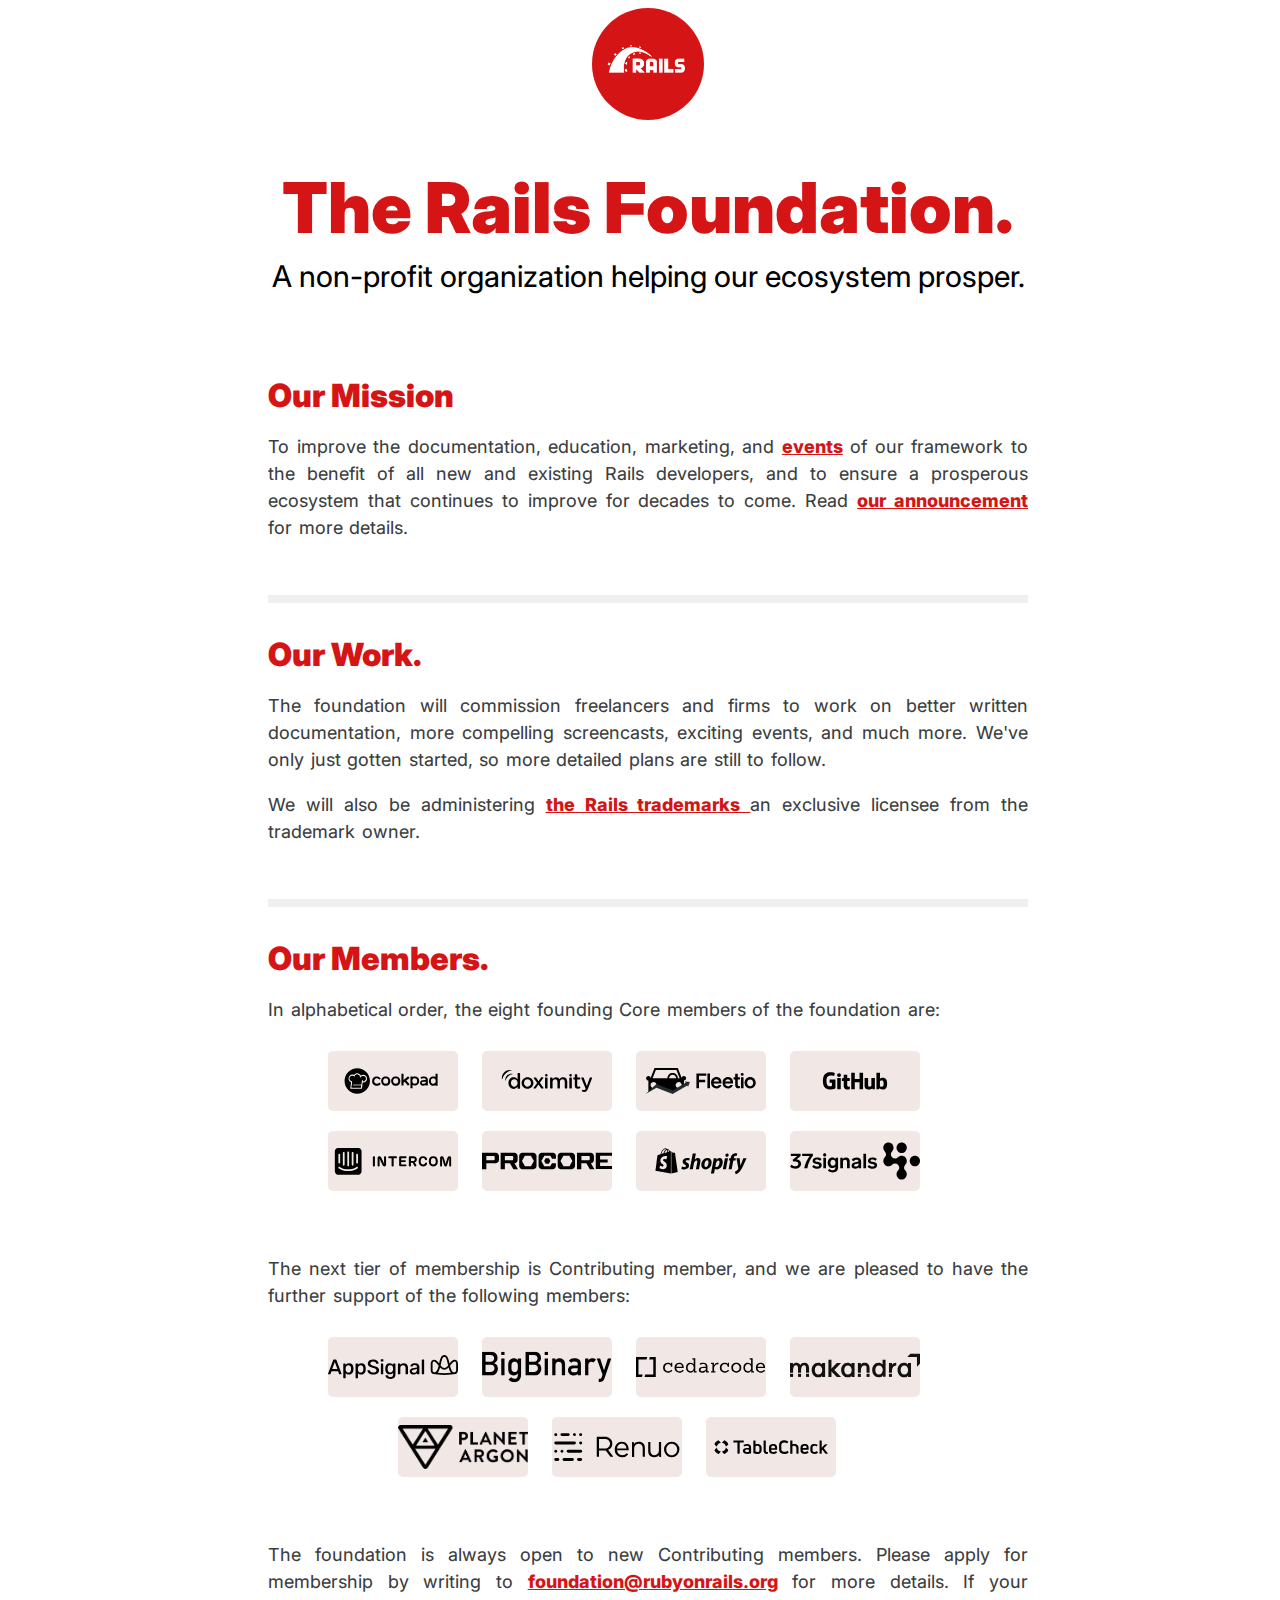
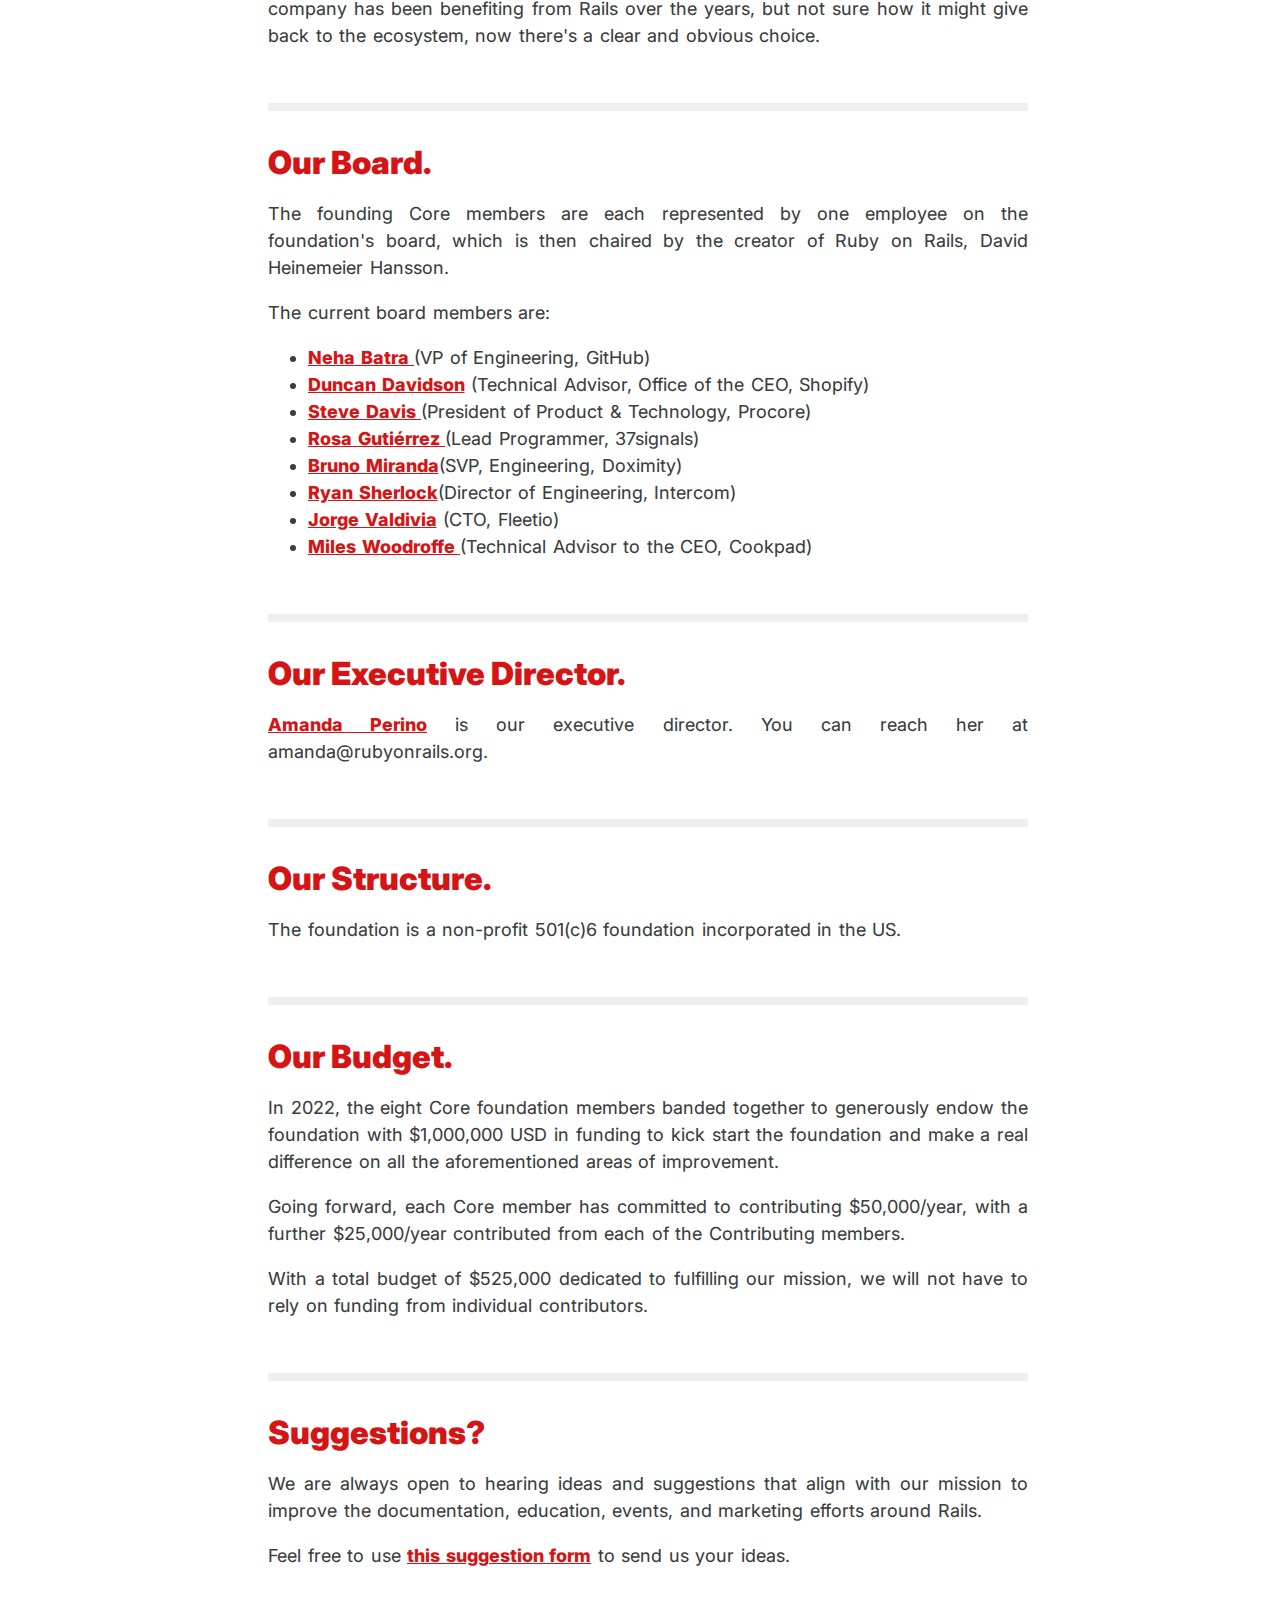
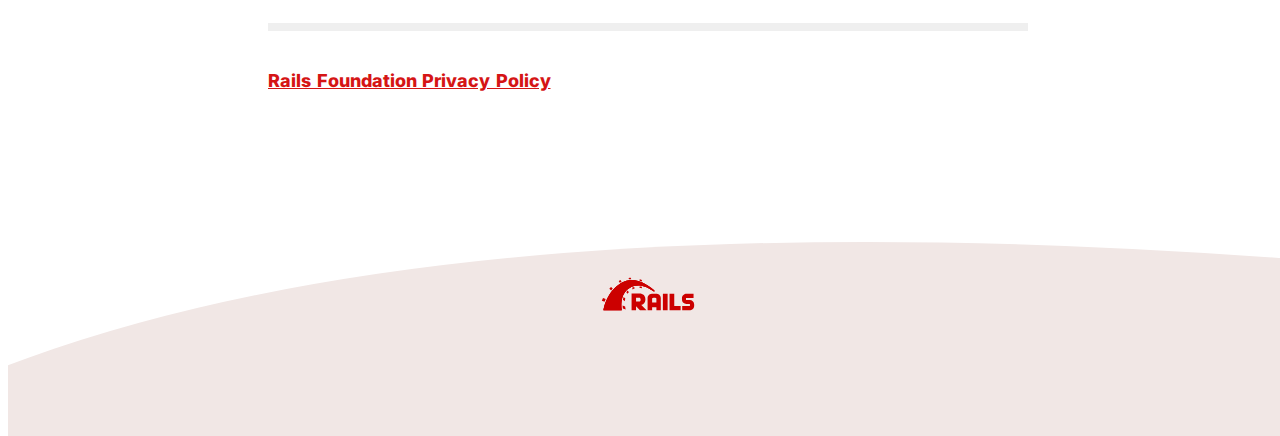
<file: foundation.html>
<html lang="en">
<head>
    <meta charset="UTF-8">
    <meta name="viewport" content="width=device-width, initial-scale=1.0">
    <title>Ruby on Rails --The Rails Foundation</title>
    <link rel="stylesheet" href="css/rails_logo.css">
    <link rel="icon" type="image/png" href="images/pngegg.png">
    <link rel="stylesheet" href="css/foundation_css.css">
</head>
<body>
    <div>
        <span class="rails_logo"><a href="index.html"><img src="images/Ruby_on_Rails_logo.png" alt="" class="logo_img"></a></span>
     </div>
     <div>
     <div class="layout">
        <div class="heading_common1">
          <h1 class="common-heading">The Rails Foundation.</h1>
          <h4 class="common-subheading">A non-profit organization helping our ecosystem prosper.</h4>
        </div>
        <div class="common-text">
          <h3 class="heading_common2">Our Mission</h3>
          <p class="subheading_common2">To improve the documentation, education, marketing, and <a href="" class="subheading_common2_links"> events</a> of our framework to the benefit of all new and existing Rails developers, and to ensure a prosperous ecosystem that continues to improve for decades to come. Read <a href="" class="subheading_common2_links">our announcement</a> for more details.</p>
          <br>
          <br>
          <hr class="divider">
          <h3 class="heading_common2">Our Work.</h3>
          <p class="subheading_common2">The foundation will commission freelancers and firms to work on better written documentation, more compelling screencasts, exciting events, and much more. We've only just gotten started, so more detailed plans are still to follow.</p>

          <p class="subheading_common2">We will also be administering <a href="" class="subheading_common2_links"> the Rails trademarks </a> an exclusive licensee from the trademark owner.</p>
          <br>
          <br>
          <hr class="divider">
          <h3 class="heading_common2">Our Members.</h3>
          <p class="subheading_common2">In alphabetical order, the eight founding Core members of the foundation are:</p>
          <div class="button-container">
            <button class="button-large-type1"><a href=""><img src="images/logo-cookpad.svg" alt=""></a></button>
            <button class="button-large-type1"><a href=""><img src="images/logo-doximity.svg" alt=""></a></button>
            <button class="button-large-type1"><a href=""><img src="images/logo-fleetio.svg" alt=""></a></button>
            <button class="button-large-type1"><a href=""><img src="images/logo-github.svg" alt=""></a></button>
          </div>
          <div class="button-container">
            <button class="button-large-type1"><a href=""><img src="images/logo-intercom.svg" alt=""></a></button>
            <button class="button-large-type1"><a href=""><img src="images/logo-procore.svg" alt=""></a></button>
            <button class="button-large-type1"><a href=""><img src="images/logo-shopify.svg" alt=""></a></button>
            <button class="button-large-type1"><a href=""><img src="images/logo-37signals.svg" alt=""></a></button>
        </div>
        <br>
        <br>
          <p class="subheading_common2">The next tier of membership is Contributing member, and we are pleased to have the further support of the following members:</p>
          <div class="button-container">
            <button class="button-large-type1"><a href=""><img src="images/logo-appsignal.svg" alt=""></a></button>
            <button class="button-large-type1"><a href=""><img src="images/logo-bigbinary.svg" alt=""></a></button>
            <button class="button-large-type1"><a href=""><img src="images/logo-cedarcode.svg" alt=""></a></button>
            <button class="button-large-type1"><a href=""><img src="images/logo-makandra-2.svg" alt=""></a></button>
          </div>
          <div class="button-container" style="margin-left:120px;">
            <button class="button-large-type1"><a href=""><img src="images/logo-planetargon.png" alt=""></a></button>
            <button class="button-large-type1"><a href=""><img src="images/logo-renuo.svg" alt=""></a></button>
            <button class="button-large-type1"><a href=""><img src="images/logo-tablecheck-black.svg" alt=""></a></button>
          </div>
          <br>
          <br>
          <p class="subheading_common2">The foundation is always open to new Contributing members. Please apply for membership by writing to <a href="" class="subheading_common2_links"> foundation@rubyonrails.org</a> for more details. If your company has been benefiting from Rails over the years, but not sure how it might give back to the ecosystem, now there's a clear and obvious choice.</p>
          <br>
          <br>
          <hr class="divider">
          <h3 class="heading_common2">Our Board.</h3>
          <p class="subheading_common2">The founding Core members are each represented by one employee on the foundation's board, which is then chaired by the creator of Ruby on Rails, David Heinemeier Hansson.
            </p>
          <p class="subheading_common2">The current board members are:</p>
            <ul class="subheading_common2">
              <li><a href="" class="subheading_common2_links">Neha Batra </a> (VP of Engineering, GitHub)</li>
              <li><a href="" class="subheading_common2_links">Duncan Davidson</a> (Technical Advisor, Office of the CEO, Shopify)</li>
              <li><a href="" class="subheading_common2_links">Steve Davis </a>(President of Product & Technology, Procore)</li>
              <li><a href="" class="subheading_common2_links">Rosa Gutiérrez </a>(Lead Programmer, 37signals)</li>
              <li><a href="" class="subheading_common2_links">Bruno Miranda</a>(SVP, Engineering, Doximity)</li>
              <li><a href="" class="subheading_common2_links">Ryan Sherlock</a>(Director of Engineering, Intercom)</li>
              <li><a href="" class="subheading_common2_links">Jorge Valdivia</a> (CTO, Fleetio)</li>
              <li><a href="" class="subheading_common2_links">Miles Woodroffe </a>(Technical Advisor to the CEO, Cookpad)</li>
            </ul>
            <br>
            <br>
          <hr class="divider">
          <h3 class="heading_common2">Our Executive Director.</h3>
          <p class="subheading_common2"><a href="" class="subheading_common2_links">Amanda Perino</a> is our executive director. You can reach her at amanda@rubyonrails.org.</p>
          <br>
          <br>
          <hr class="divider">
          <h3 class="heading_common2">Our Structure.</h3>
          <p class="subheading_common2">The foundation is a non-profit 501(c)6 foundation incorporated in the US. </p>
          <br>
          <br>
          <hr class="divider">
          <h3 class="heading_common2">Our Budget.
          </h3>
          <p class="subheading_common2">In 2022, the eight Core foundation members banded together to generously endow the foundation with $1,000,000 USD in funding to kick start the foundation and make a real difference on all the aforementioned areas of improvement.</p>
          <p class="subheading_common2">Going forward, each Core member has committed to contributing $50,000/year, with a further $25,000/year contributed from each of the Contributing members.</p>
          <p class="subheading_common2">With a total budget of $525,000 dedicated to fulfilling our mission, we will not have to rely on funding from individual contributors.</p>
          <br>
          <br>
          <hr class="divider">
          <h3 class="heading_common2">Suggestions?</h3>
          <p class="subheading_common2">We are always open to hearing ideas and suggestions that align with our mission to improve the documentation, education, events, and marketing efforts around Rails.</p>
          <p class="subheading_common2">Feel free to use <a href="" class="subheading_common2_links">this suggestion form</a> to send us your ideas.</p>
          <br>
          <br>
          <hr class="divider">
          <br>
        <p class="subheading_common2"><a href="" class="subheading_common2_links">Rails Foundation Privacy Policy</a></p>
        </div>
    </div>
 </div>
 
<div class="curve-container">
  <svg viewBox="0 0 1440 320"  preserveAspectRatio="xMidYMid meet">
      <path fill="rgb(241, 231, 229)" fill-opacity="1" d="M0,320L0,240Q500,50,1440,120L1440,320Z"><a href=""><img src="images/Ruby_on_Rails-Logo.wine.svg" alt="" class="footer-logo"/></a></path>
  </svg>
</div>

  </body>
</html>
</file>
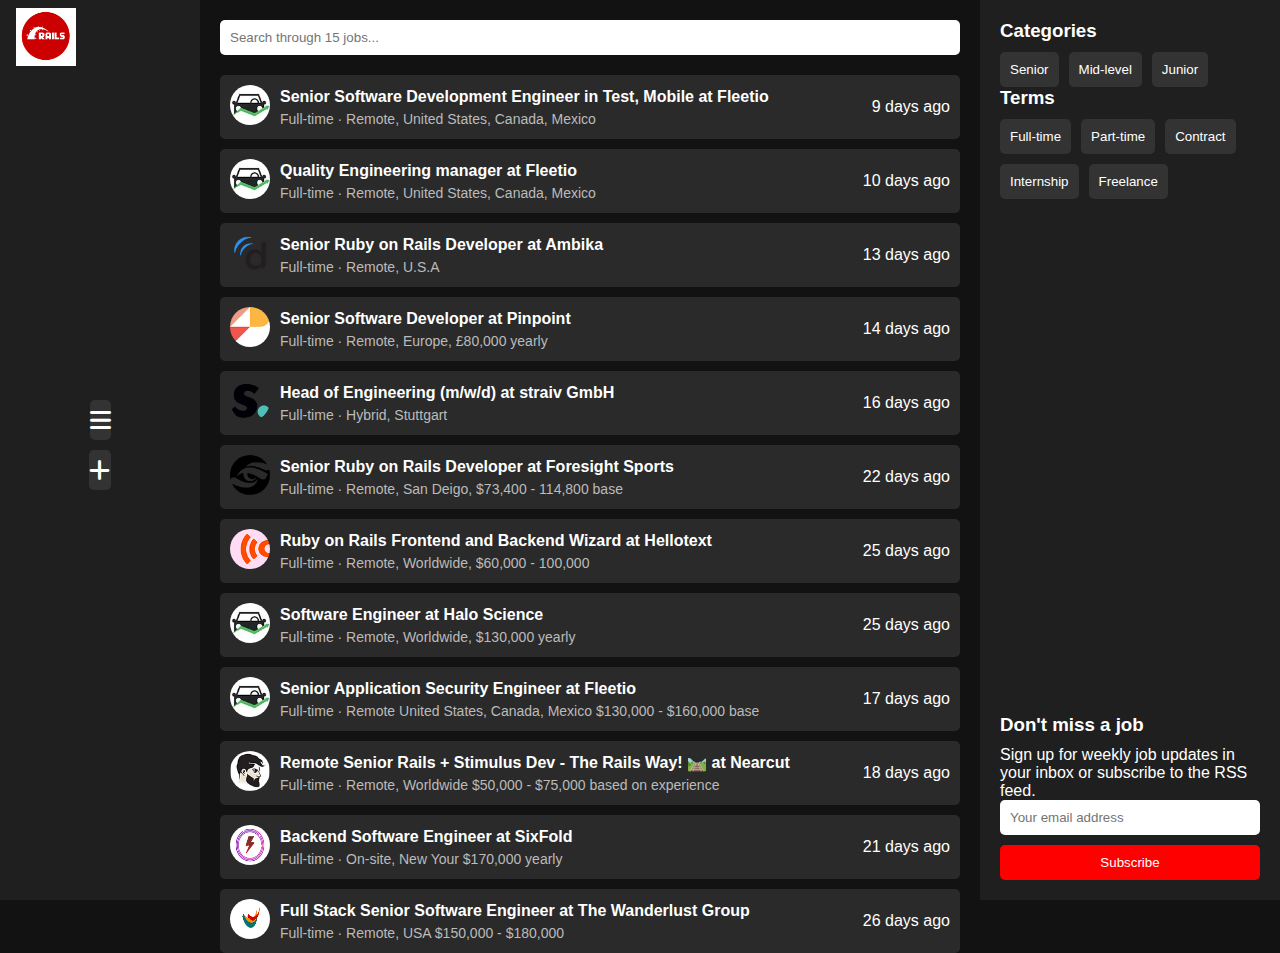
<file: jobs.html>
<!DOCTYPE html>
<html lang="en">
<head>
    <meta charset="UTF-8">
    <meta name="viewport" content="width=device-width, initial-scale=1.0">
    <title>Rails Job Board</title>
    <link rel="stylesheet" href="css/Jobs.css">
    <link rel="stylesheet" href="https://cdnjs.cloudflare.com/ajax/libs/font-awesome/6.0.0-beta3/css/all.min.css">
    <link rel="icon" type="image/png" href="images/pngegg.png">
</head>
<body>
    <div class="container">
        <aside class="sidebar">
            <div class="logo">
                <img src="images/logo.png" alt="Logo">
            </div>
            <nav>
                <ul>
                    <li><a href="#"><i class="fas fa-bars"></i></a></li>
                    <li><a href="#"><i class="fas fa-plus"></i></a></li>
                </ul>
            </nav>
        </aside>
        <main>
            <div class="search-bar">
                <input type="text" placeholder="Search through 15 jobs...">
            </div>
            <div class="job-listings">
                <div class="job">
                    <div class="job-image">
                        <img src="images/image1.jpg" alt="Job Image">
                    </div>
                    <div class="job-info">
                        <div class="job-title">Senior Software Development Engineer in Test, Mobile at Fleetio</div>
                        <div class="job-meta">Full-time · Remote, United States, Canada, Mexico</div>
                    </div>
                    <div class="job-date">9 days ago</div>
                </div>
                <div class="job">
                    <div class="job-image">
                        <img src="images/image1.jpg" alt="Job Image">
                    </div>
                    <div class="job-info">
                        <div class="job-title">Quality Engineering manager at Fleetio</div>
                        <div class="job-meta">Full-time · Remote, United States, Canada, Mexico</div>
                    </div>
                    <div class="job-date">10 days ago</div>
                </div>
                <div class="job">
                    <div class="job-image">
                        <img src="images/image2.png" alt="Job Image">
                    </div>
                    <div class="job-info">
                        <div class="job-title">Senior Ruby on Rails Developer at Ambika</div>
                        <div class="job-meta">Full-time · Remote, U.S.A</div>
                    </div>
                    <div class="job-date">13 days ago</div>
                </div>
                <div class="job">
                    <div class="job-image">
                        <img src="images/image3.png" alt="Job Image">
                    </div>
                    <div class="job-info">
                        <div class="job-title">Senior Software Developer at Pinpoint</div>
                        <div class="job-meta">Full-time · Remote, Europe, £80,000 yearly</div>
                    </div>
                    <div class="job-date">14 days ago</div>
                </div>
                <div class="job">
                    <div class="job-image">
                        <img src="images/image4.png" alt="Job Image">
                    </div>
                    <div class="job-info">
                        <div class="job-title">Head of Engineering (m/w/d) at straiv GmbH</div>
                        <div class="job-meta">Full-time · Hybrid, Stuttgart</div>
                    </div>
                    <div class="job-date">16 days ago</div>
                </div>
                <div class="job">
                    <div class="job-image">
                        <img src="images/image5.png" alt="Job Image">
                    </div>
                    <div class="job-info">
                        <div class="job-title">Senior Ruby on Rails Developer at Foresight Sports</div>
                        <div class="job-meta">Full-time · Remote, San Deigo, $73,400 - 114,800 base</div>
                    </div>
                    <div class="job-date">22 days ago</div>
                </div>
                <div class="job">
                    <div class="job-image">
                        <img src="images/image6.png" alt="Job Image">
                    </div>
                    <div class="job-info">
                        <div class="job-title">Ruby on Rails Frontend and Backend Wizard at Hellotext</div>
                        <div class="job-meta">Full-time · Remote, Worldwide, $60,000 - 100,000</div>
                    </div>
                    <div class="job-date">25 days ago</div>
                </div>
            <div class="job">
                <div class="job-image">
                    <img src="images/image1.jpg" alt="Job Image">
                </div>
                <div class="job-info">
                    <div class="job-title">Software Engineer at Halo Science</div>
                    <div class="job-meta">Full-time · Remote, Worldwide, $130,000 yearly</div>
                </div>
                <div class="job-date">25 days ago</div>
            </div>
            <div class="job">
                <div class="job-image">
                    <img src="images/image1.jpg" alt="Job Image">
                </div>
                <div class="job-info">
                    <div class="job-title">Senior Application Security Engineer at Fleetio</div>
                    <div class="job-meta">Full-time · Remote United States, Canada, Mexico $130,000 - $160,000 base</div>
                </div>
                <div class="job-date">17 days ago</div>
            </div>
            <div class="job">
                <div class="job-image">
                    <img src="images/image7.png" alt="Job Image">
                </div>
                <div class="job-info">
                    <div class="job-title">Remote Senior Rails + Stimulus Dev - The Rails Way! 🛤️ at Nearcut</div>
                    <div class="job-meta">Full-time · Remote, Worldwide $50,000 - $75,000 based on experience</div>
                </div>
                <div class="job-date">18 days ago</div>
            </div>
            <div class="job">
                <div class="job-image">
                    <img src="images/image8.png" alt="Job Image">
                </div>
                <div class="job-info">
                    <div class="job-title">Backend Software Engineer at SixFold</div>
                    <div class="job-meta">Full-time · On-site, New Your $170,000 yearly</div>
                </div>
                <div class="job-date">21 days ago</div>
            </div>
            <div class="job">
                <div class="job-image">
                    <img src="images/image9.png" alt="Job Image">
                </div>
                <div class="job-info">
                    <div class="job-title">Full Stack Senior Software Engineer at The Wanderlust Group</div>
                    <div class="job-meta">Full-time · Remote, USA $150,000 - $180,000</div>
                </div>
                <div class="job-date">26 days ago</div>
            </div>
                <!-- Add more job listings here -->
            </div>
        </main>
        <aside class="right-sidebar">
            <div>
            <div class="categories">
                <h3>Categories</h3>
                <div class="category-list">
                    <button>Senior</button>
                    <button>Mid-level</button>
                    <button>Junior</button>
                </div>
            </div>
            <div class="terms">
                <h3>Terms</h3>
                <div class="terms-list">
                    <button>Full-time</button>
                    <button>Part-time</button>
                    <button>Contract</button>
                    <button>Internship</button>
                    <button>Freelance</button>
                </div>
            </div>
        </div>
            <div class="subscribe">
                <h3>Don't miss a job</h3>
                <p>Sign up for weekly job updates in your inbox or subscribe to the RSS feed.</p>
                <input type="email" placeholder="Your email address">
                <button>Subscribe</button>
            </div>
        </aside>
    </div>
</body>
</html>
</file>
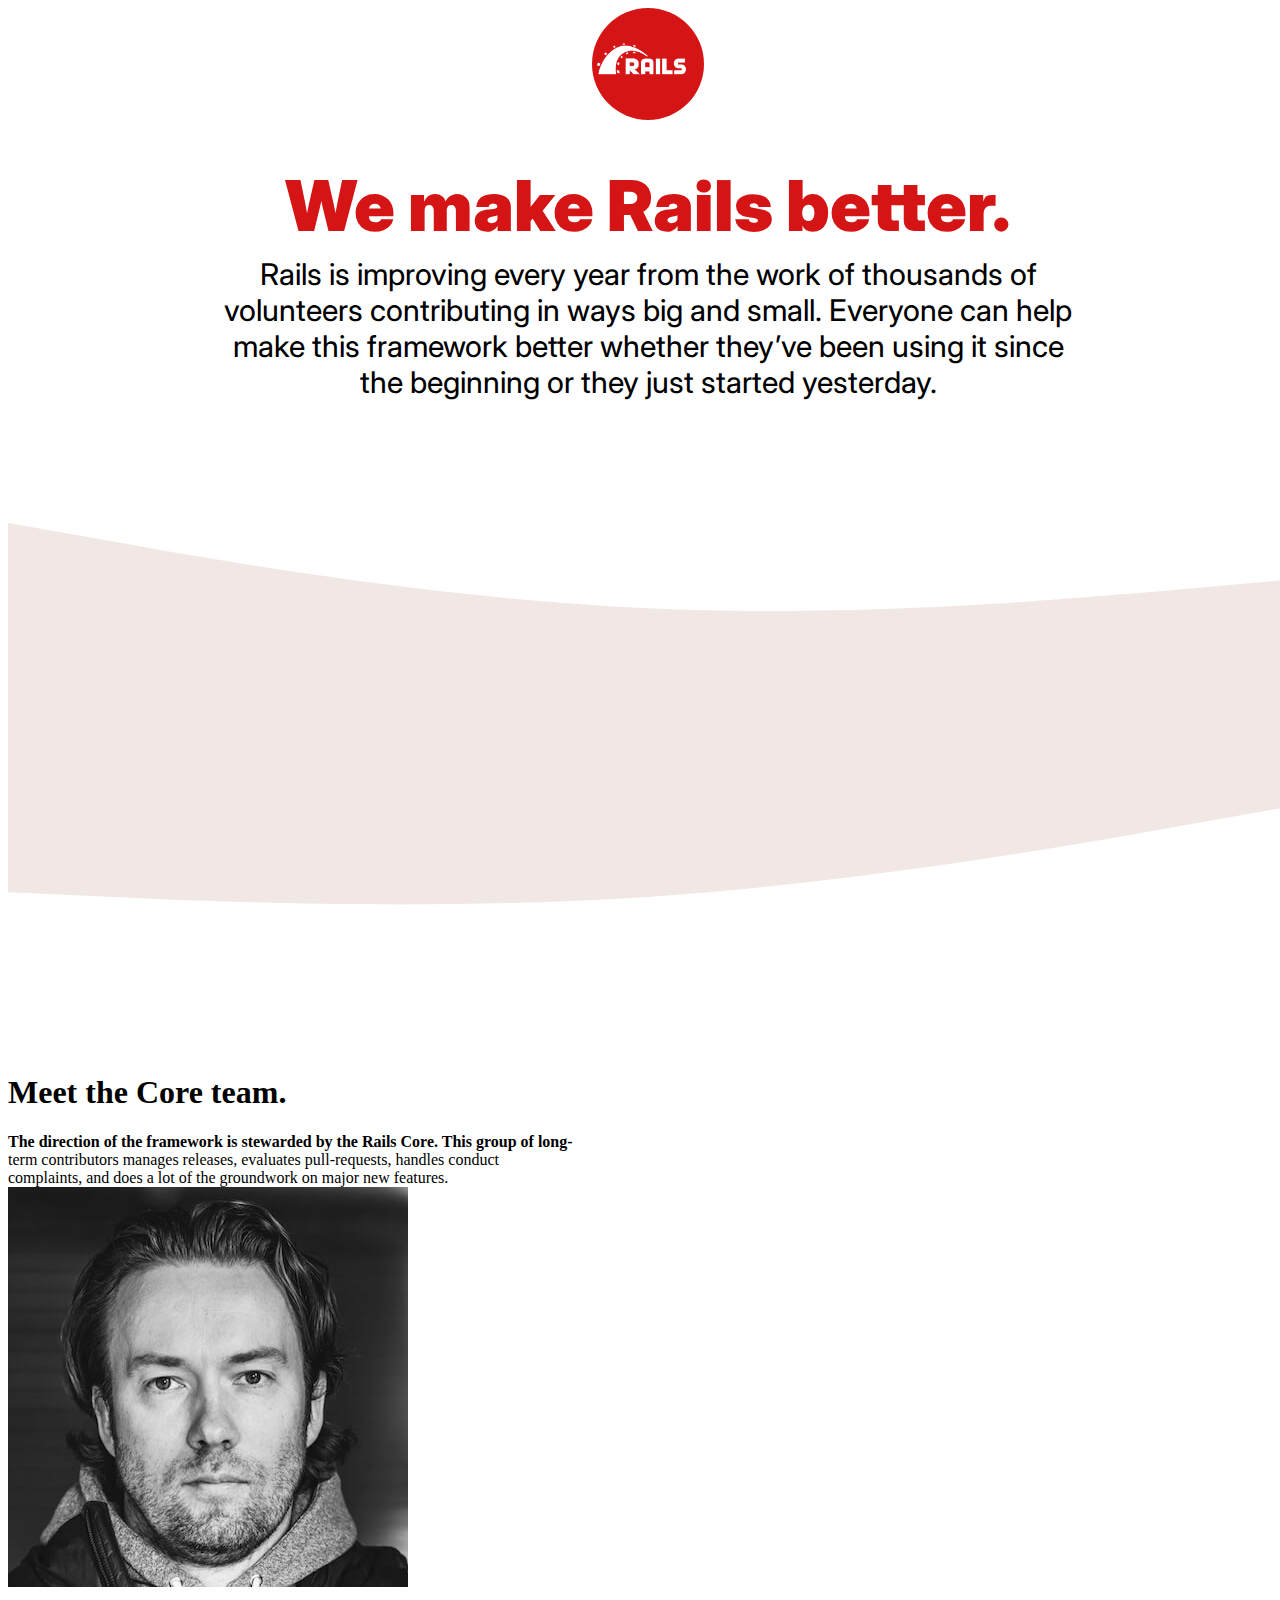
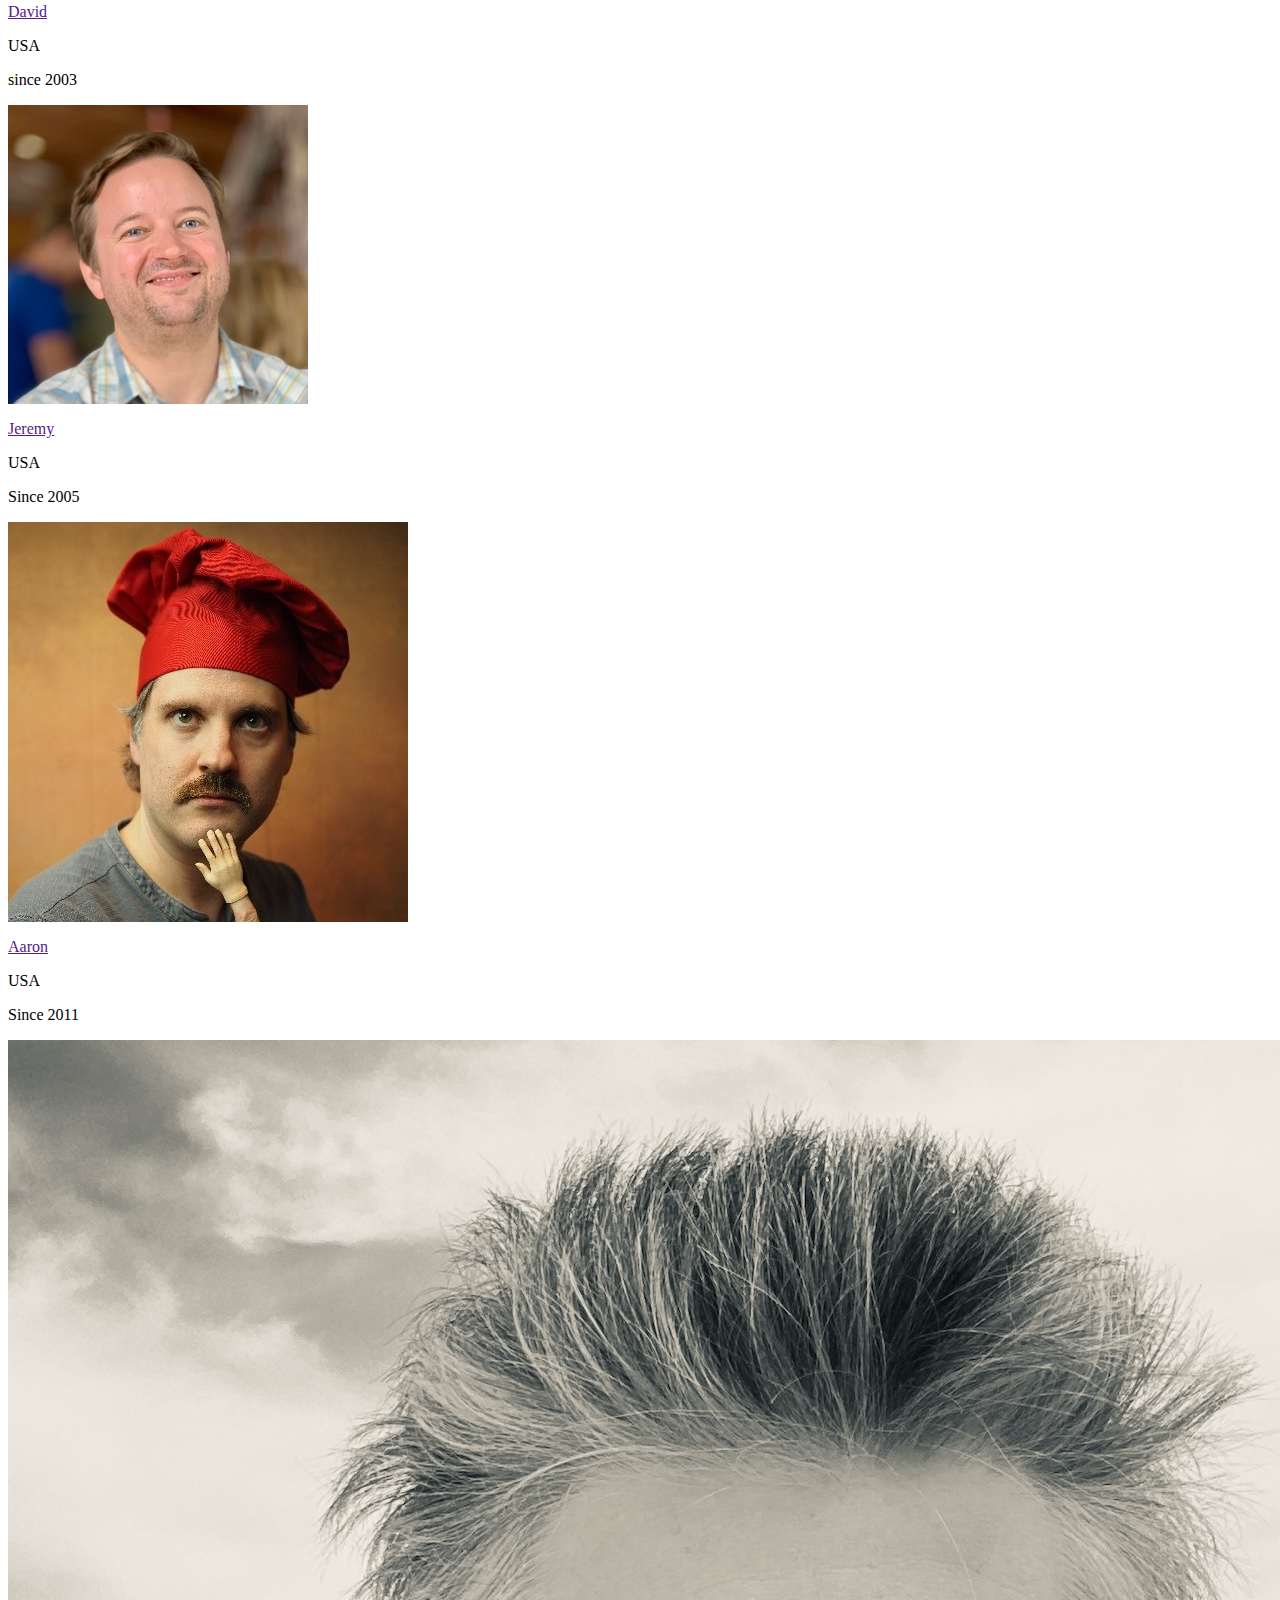
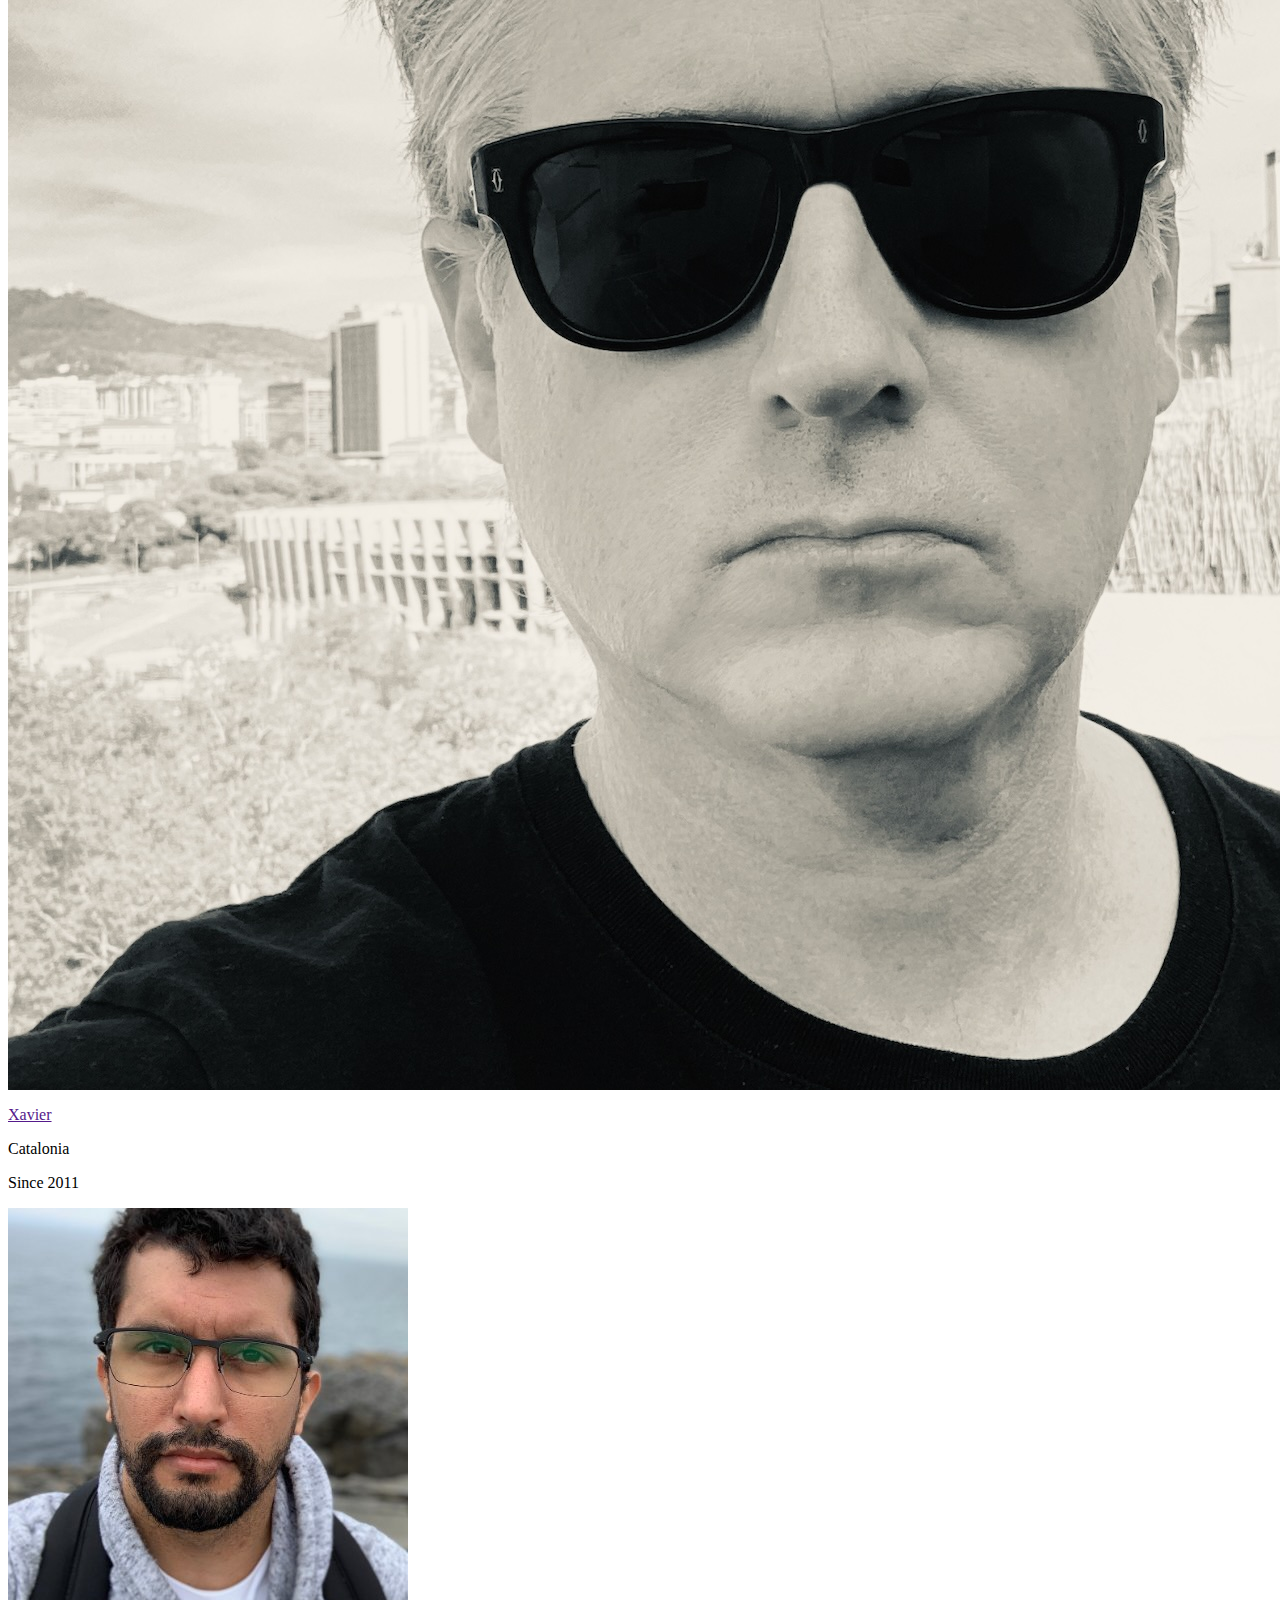
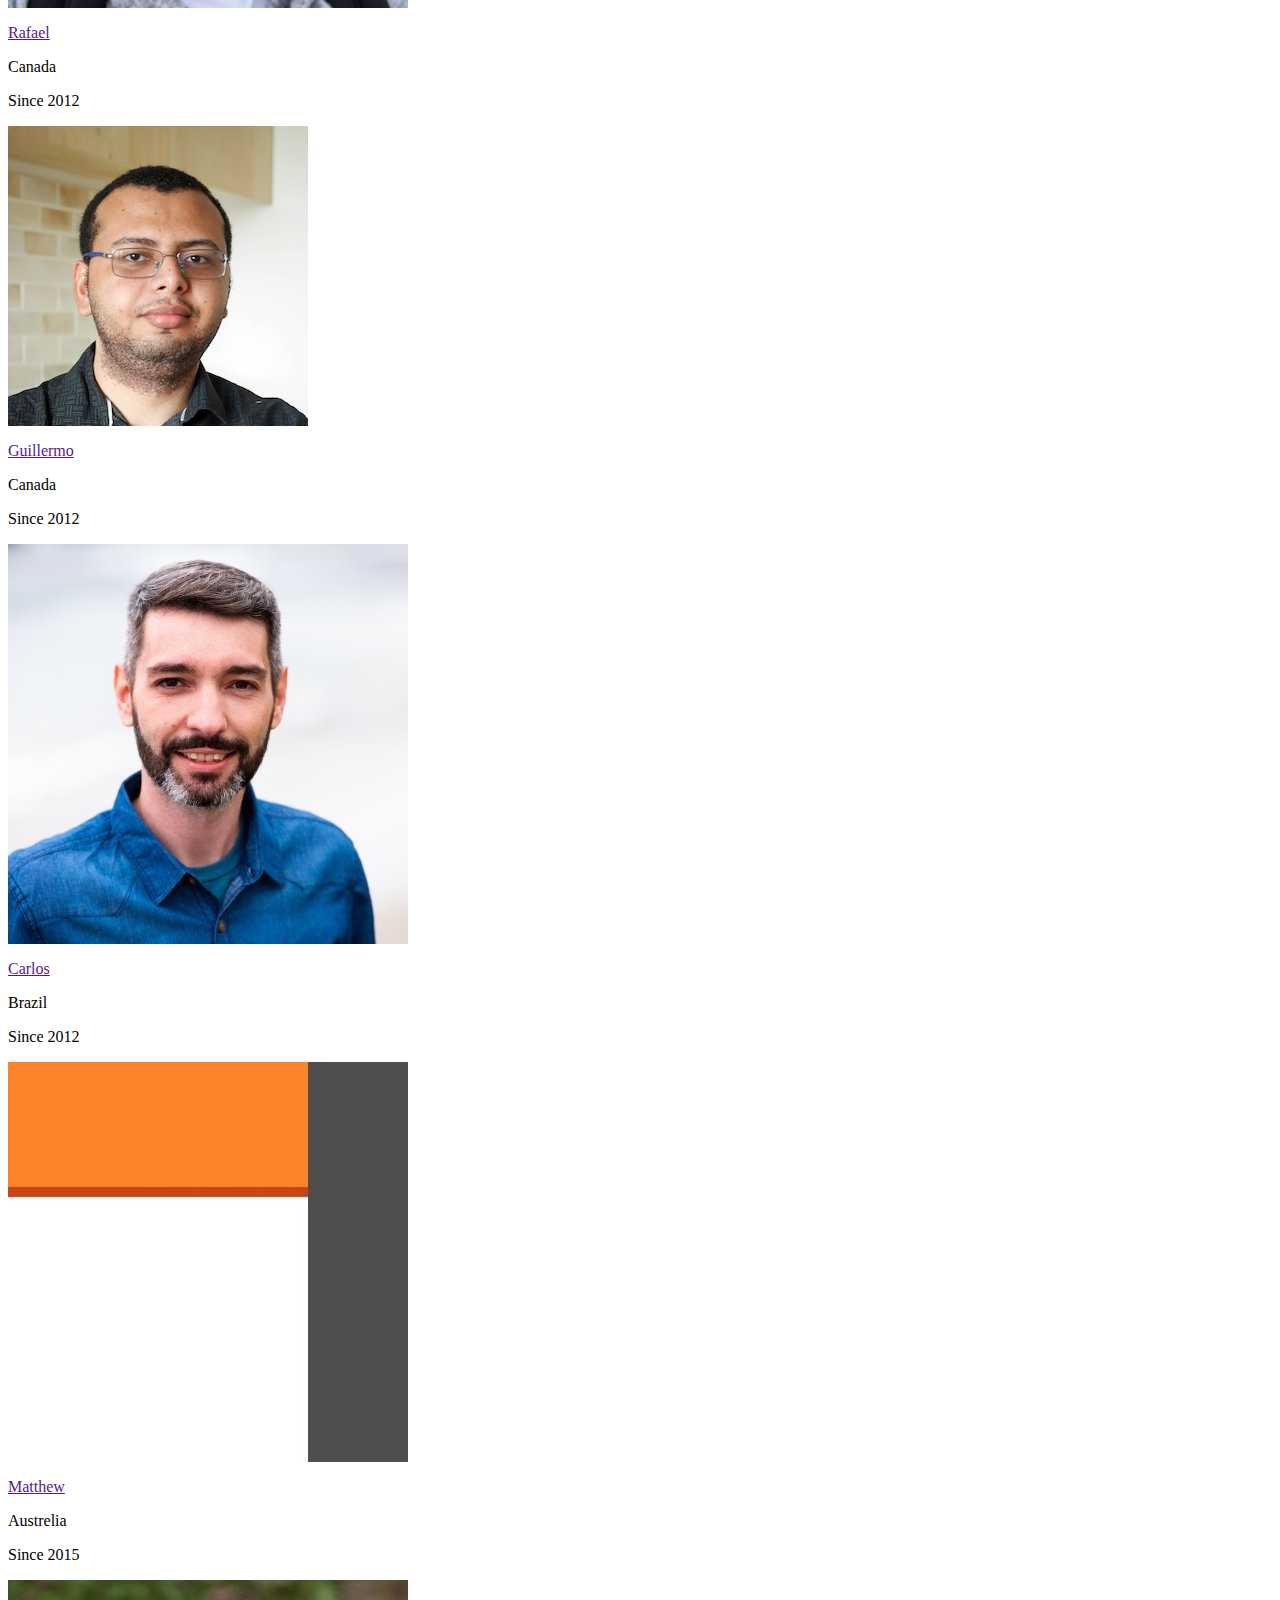
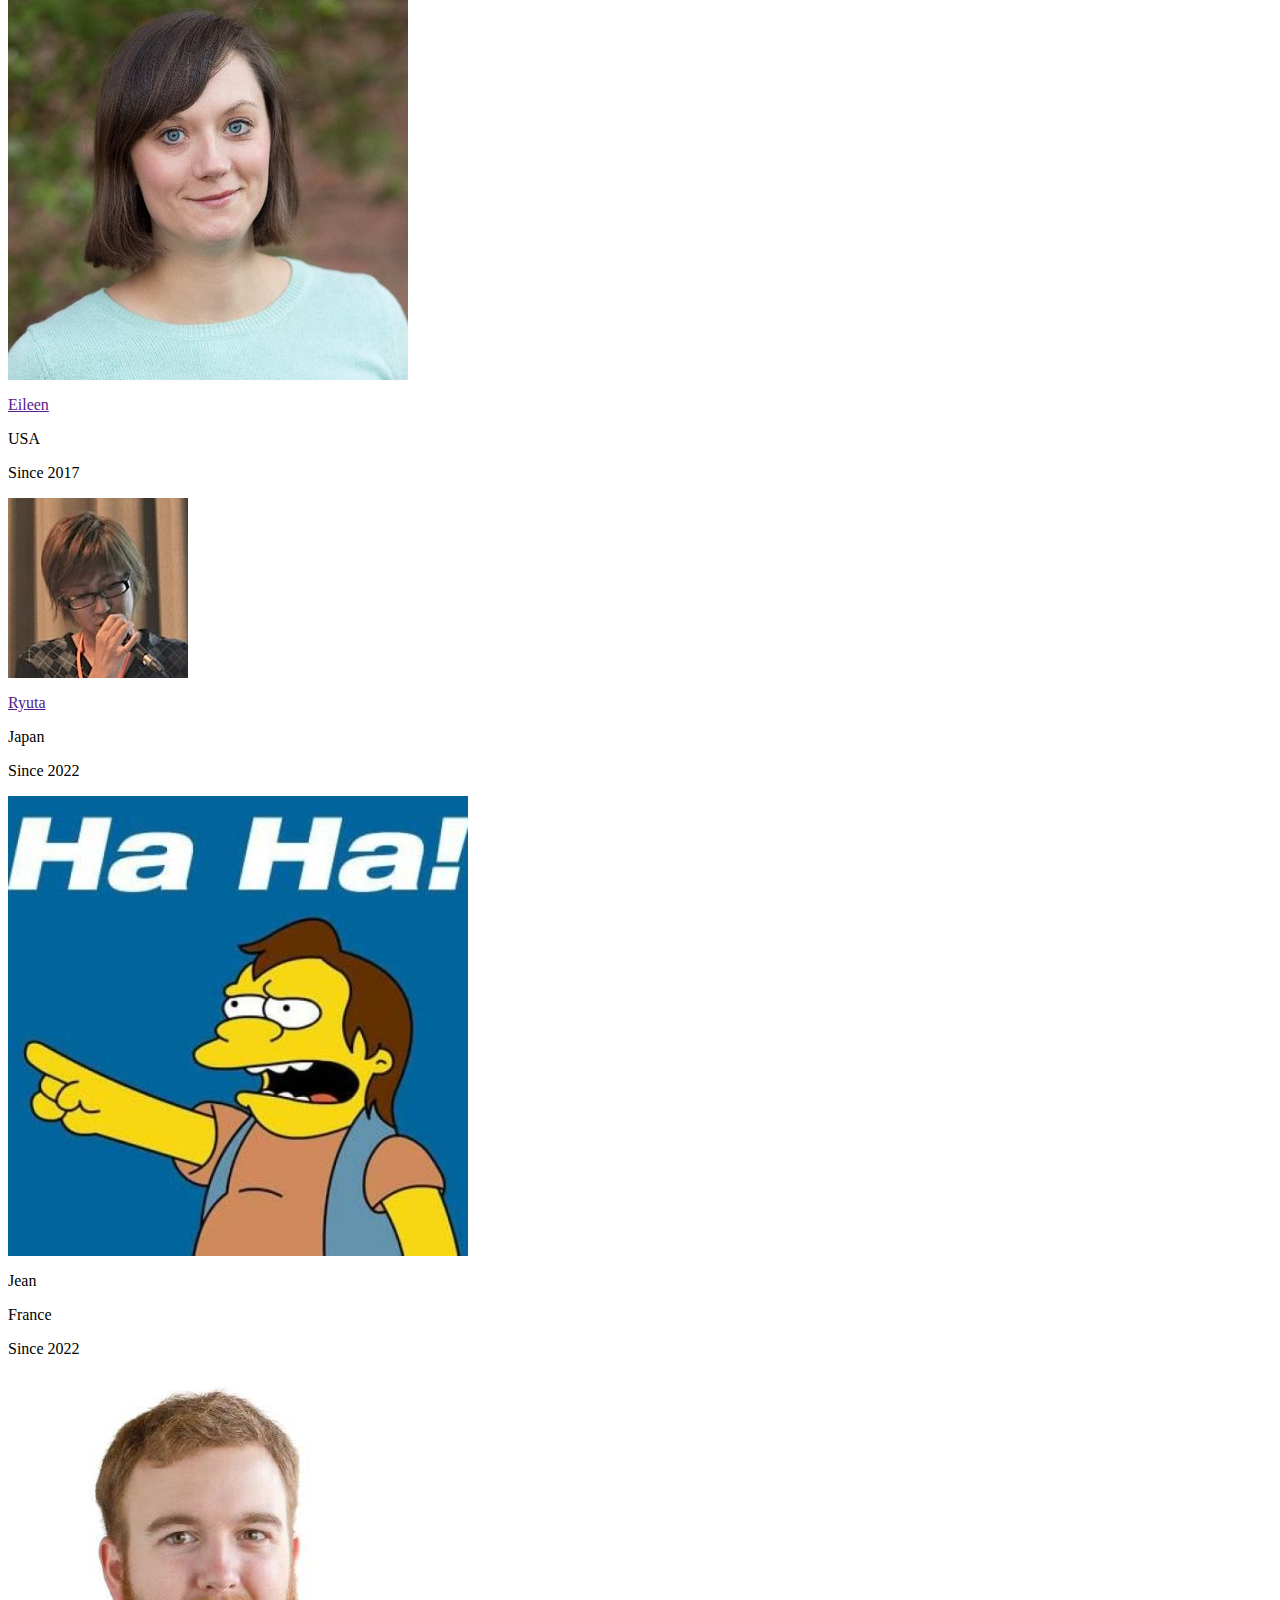
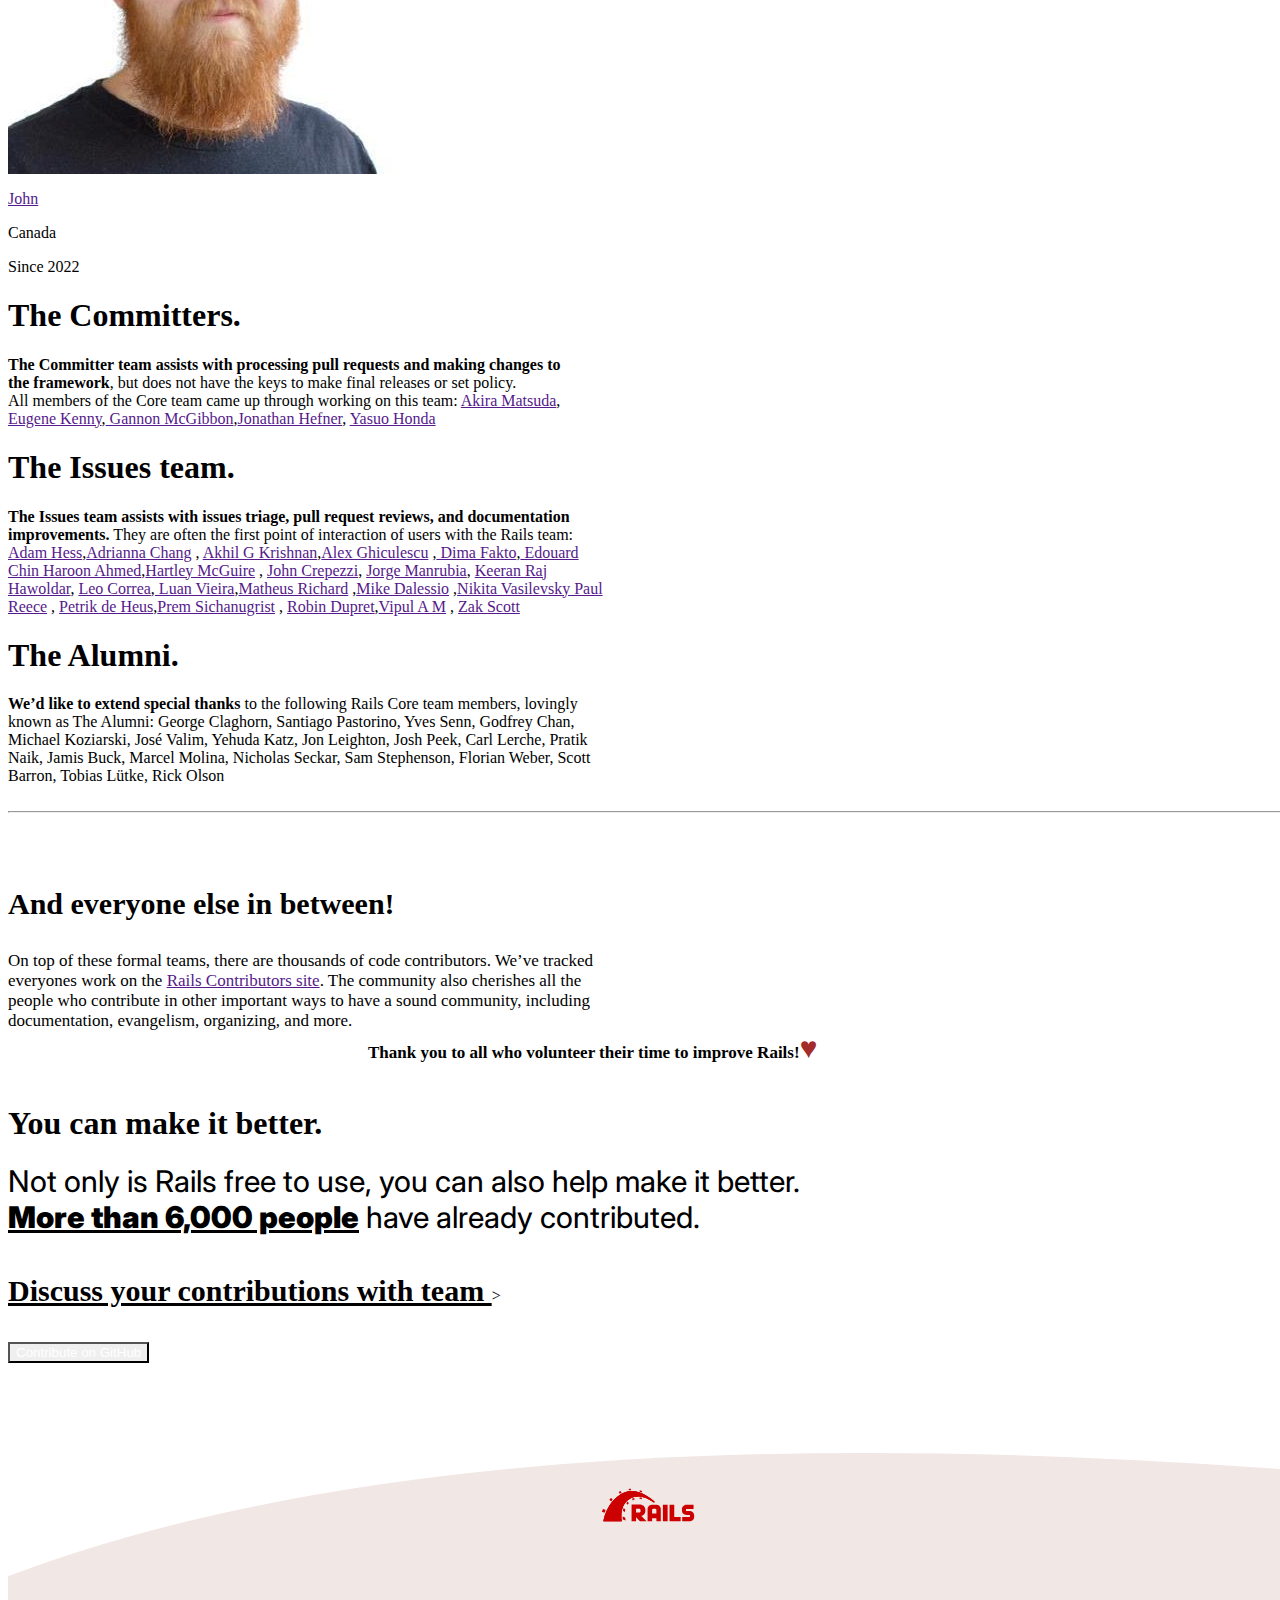
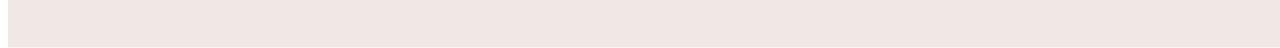
<file: team.html>
<html lang="en">

<head>
    <meta charset="UTF-8" />
    <meta name="viewport" content="width=device-width, initial-scale=1.0" />
    <title>Ruby on Rails --community</title>
    <link rel="stylesheet" href="css/rails_logo.css" />
    <link rel="icon" type="image/png" href="images/pngegg.png" />
    <link rel="stylesheet" href="css/foundation_css.css" />
    <link rel="stylesheet" href="css/team.css" />
</head>

<body>
    <div>
        <span class="rails_logo"><img src="images/Ruby_on_Rails_logo.png" alt="" class="logo_img" /><a
                href="index.html"></a></span>
    </div>
    <br />
    <div>
        <div class="heading_common1">
            <h1 class="common-heading">We make Rails better.</h1>
            <h4 class="common-subheading">
                Rails is improving every year from the work of thousands of <br />
                volunteers contributing in ways big and small. Everyone can help
                <br />
                make this framework better whether they’ve been using it since <br />
                the beginning or they just started yesterday.
            </h4>
        </div>
    </div>
    <br />
    <br />
    <div class="svg-container">
        <div class="upper-svg" style="background-color: rgb(241, 231, 229)">
            <svg xmlns="http://www.w3.org/2000/svg" viewBox="0 0 1440 320">
                <path fill="#ffffff" fill-opacity="1"
                    d="M0,64L120,85.3C240,107,480,149,720,160C960,171,1200,149,1320,138.7L1440,128L1440,0L1320,0C1200,0,960,0,720,0C480,0,240,0,120,0L0,0Z">
                </path>
            </svg>
        </div>
        <div class="lower-svg">
            <svg xmlns="http://www.w3.org/2000/svg" viewBox="0 0 1440 320">
                <path fill="#F1E7E5" fill-opacity="1"
                    d="M0,160L120,165.3C240,171,480,181,720,165.3C960,149,1200,107,1320,85.3L1440,64L1440,0L1320,0C1200,0,960,0,720,0C480,0,240,0,120,0L0,0Z">
                </path>
            </svg>
        </div>
        <div class="card-container">
            
                <br />
                <h1 class="heading">Meet the Core team.</h1>
                <p class="content">
                   <b class="bold-text"> The direction of the framework is stewarded by the Rails Core. This group of long-</b> <br />
                    term contributors manages releases, evaluates pull-requests, handles
                    conduct <br />
                    complaints, and does a lot of the groundwork on major new features.
                </p>
                <br />
                <div class="core-team-container">
                    <div class="core-team-member">
        
                        <div class="circle-wrapper">
                            <div class="outer-circle">
                                <div class="circle"> <img src="images/core-david.jpg" alt="Person 1"></div>
                            </div>
                            <div class="member-info">
                                <p class="member-name"><a href="">David</a></p>
                                <p class="country">USA</p>
                                <p class="year">since 2003</p>
                            </div>
                        </div>
                        <div class="circle-wrapper">
                            <div class="outer-circle">
                                <div class="circle"> <img src="images/core-jeremy.jpg" alt="Person 1"></div>
                            </div>
                            <div class="member-info">
                                <p class="member-name"><a href="">Jeremy</a></p>
                                <p class="country">USA</p>
                                <p class="year">Since 2005</p>
                            </div>
                        </div>
                        <div class="circle-wrapper">
                            <div class="outer-circle">
                                <div class="circle"> <img src="images/core-aaron.jpg" alt="Person 1"></div>
                            </div>
                            <div class="member-info">
                                <p class="member-name"><a href="">Aaron</a></p>
                                <p class="country">USA</p>
                                <p class="year">Since 2011</p>
                            </div>
                        </div>
                        <div class="circle-wrapper">
                            <div class="outer-circle">
                                <div class="circle"> <img src="images/core-xavier.jpg" alt="Person 1"></div>
                            </div>
                            <div class="member-info">
                                <p class="member-name"><a href="">Xavier</a></p>
                                <p class="country">Catalonia</p>
                                <p class="year">Since 2011</p>
                            </div>
                        </div>
                        <div class="circle-wrapper">
                            <div class="outer-circle">
                                <div class="circle"> <img src="images/core-rafael.jpg" alt="Person 1"></div>
                            </div>
                            <div class="member-info">
                                <p class="member-name"><a href="">Rafael</a></p>
                                <p class="country">Canada</p>
                                <p class="year">Since 2012</p>
                            </div>
                        </div>
                        <div class="circle-wrapper">
                            <div class="outer-circle">
                                <div class="circle"> <img src="images/core-guillermo.jpg" alt="Person 1"></div>
                            </div>
                            <div class="member-info">
                                <p class="member-name"><a href="">Guillermo</a></p>
                                <p class="country">Canada</p>
                                <p class="year">Since 2012</p>
                            </div>
                        </div>
                    </div>
                    <div class="core-team-member">
        
                        <div class="circle-wrapper">
                            <div class="outer-circle">
                                <div class="circle"> <img src="images/core-carlos.jpg" alt="Person 1"></div>
                            </div>
                            <div class="member-info">
                                <p class="member-name"><a href="">Carlos</a></p>
                                <p class="country">Brazil</p>
                                <p class="year">Since 2012</p>
                            </div>
                        </div>
                        <div class="circle-wrapper">
                            <div class="outer-circle">
                                <div class="circle"> <img src="images/core-matthew.jpg" alt="Person 1"></div>
                            </div>
                            <div class="member-info">
                                <p class="member-name"><a href="">Matthew</a></p>
                                <p class="country">Austrelia</p>
                                <p class="year">Since 2015</p>
                            </div>
                        </div>
                        <div class="circle-wrapper">
                            <div class="outer-circle">
                                <div class="circle"> <img src="images/core-eileen.jpg" alt="Person 1"></div>
                            </div>
                            <div class="member-info">
                                <p class="member-name"><a href="">Eileen</a></p>
                                <p class="country">USA</p>
                                <p class="year">Since 2017</p>
                            </div>
                        </div>
                        <div class="circle-wrapper">
                            <div class="outer-circle">
                                <div class="circle"> <img src="images/core-kamipo.jpg" alt="Person 1"></div>
                            </div>
                            <div class="member-info">
                                <p class="member-name"><a href="">Ryuta</a></p>
                                <p class="country">Japan</p>
                                <p class="year">Since 2022</p>
                            </div>
                        </div>
                        <div class="circle-wrapper">
                            <div class="outer-circle">
                                <div class="circle"> <img src="images/core-byroot.jpg" alt="Person 1"></div>
                            </div>
                            <div class="member-info">
                                <p class="member-name">Jean</p>
                                <p class="country">France</p>
                                <p class="year">Since 2022</p>
                            </div>
                        </div>
                        <div class="circle-wrapper">
                            <div class="outer-circle">
                                <div class="circle"> <img src="images/core-jhawthorn.jpg" alt="Person 1"></div>
                            </div>
                            <div class="member-info">
                                <p class="member-name"><a href="">John</a></p>
                                <p class="country">Canada</p>
                                <p class="year">Since 2022</p>
                            </div>
                        </div>
                    </div>
                </div>
                
                <h1 class="heading">The Committers.</h1>
                <p class="content">
                    <b class="bold-text">The Committer team assists with processing pull requests and making
                    changes to
                <br>
                    the framework</b>, but does not have the keys to make final releases or
                    set policy. <br> All
                    members of the Core team came up through working on this team:
                    <a href="">Akira Matsuda</a>,
                <br>
                    <a href="">Eugene Kenny</a>,<a href=""> Gannon McGibbon</a>,<a href="">Jonathan Hefner</a>, <a
                        href="">Yasuo Honda</a>
                </p>
                <br />
                <h1 class="heading">The Issues team.</h1>
                <p class="content" style="">
                    <b class="bold-text">  The Issues team assists with issues triage, pull request reviews,
                    and documentation </b> 
                    <b class="bold-text"> improvements.</b> They are often the first point of interaction of users
                    with the Rails team:<br>
                    <a href="">Adam Hess</a>,<a href="">Adrianna Chang</a> ,
                    <a href="">Akhil G Krishnan</a>,<a href="">Alex Ghiculescu</a> ,<a href="">
                        Dima Fakto</a>,<a href=""> Edouard Chin
                
                    Haroon Ahmed</a>,<a href="">Hartley McGuire</a> , <a href="">John Crepezzi</a>, <a href="">Jorge Manrubia</a>, <a href="">Keeran
                        Raj Hawoldar</a>,
               
                    <a href="">Leo Correa</a>,<a href=""> Luan Vieira</a>,<a href="">Matheus Richard</a> ,<a href="">Mike Dalessio</a> ,<a href="">Nikita
                        Vasilevsky  Paul Reece</a> , <a href="">Petrik de Heus</a>,<a href="">Prem Sichanugrist</a> , <a href="">Robin Dupret</a>,<a href="">Vipul A
                            M</a> , <a href="">Zak Scott</a>
                </p>
                <br />
                <h1 class="heading">The Alumni.</h1>
                <p class="content">
                   <b class="bold-text"> We’d like to extend special thanks </b> to the following Rails Core team
                    members, lovingly
               
                    known as The Alumni: George Claghorn, Santiago Pastorino, Yves Senn,
                    Godfrey Chan,
                
                    Michael Koziarski, José Valim, Yehuda Katz, Jon Leighton, Josh Peek,
                    Carl Lerche, Pratik
                    Naik, Jamis Buck, Marcel Molina, Nicholas Seckar, Sam Stephenson,
                    Florian Weber, Scott
               Barron, Tobias Lütke, Rick Olson</p>
                <br />
                <br>
                <hr class="short-divider" />
                <br>
                <br>
                <h3 class="heading" style="font-size: 30px;">And everyone else in between!</h3>
                <p class="content" style="font-size: 17px;">
                    On top of these formal teams, there are thousands of code
                    contributors. We’ve tracked everyones work on 
                    the <a href="">Rails Contributors site</a>. The community also
                    cherishes all the people who contribute in other important 
                    ways to have a sound community, including documentation, evangelism,
                    organizing, and more.
                </p>
                <br />
                <p style="font-size: 17px;color: black; margin-left: 40vmin;" class="content"  ><b class="bold-text"> Thank you to all who volunteer their time to improve Rails!<span style="color: brown;font-size: 30px; ">&hearts;</span></b></p>
        
        </div>
        <br />
        
        <div class="last-container">
        <h1 class="heading">You can make it better.</h1>
        <p class="common-subheading">
            Not only is Rails free to use, you can also help make it better.
            <br />
           <a href="" style="font-weight:900;color: black;"> More than 6,000 people</a> have already contributed.
        </p>
        <br />
        <p><a href="" style="font-weight:700;color: black;font-size: 30px;">Discuss your contributions with team </a> ></p>
        <br />
        <button><a href="" style="color:white;text-decoration: none;">Contribute on GitHub</a></button>
    </div>
    <div class="curve-container">
        <svg viewBox="0 0 1440 320">
            <path fill="rgb(241, 231, 229)" fill-opacity="1" d="M0,320L0,240Q500,50,1440,120L1440,320Z">
                <a href="">
                    <img src="images/Ruby_on_Rails-Logo.wine.svg" alt="" class="footer-logo" />
                </a>
            </path>
        </svg>
    </div>
</body>

</html>
</file>
<file: css/api.css>
body {
    font-family: Arial, sans-serif;
    margin: 0;
    padding: 0;
    display: flex;
}

.container {
    display: flex;
    width: 100%;
}

.sidebar {
    background: color #f0f0f0;
    color: #000; /* black text */
    /* border-right: 1px solid #444; */
    /* padding: 20px; */
    width: 1500px;
    height: 100vh;
    /* box-shadow: 2px 0 5px rgba(0, 0, 0, 0.1); */
    border-right: 1px solid #dee2e6; 
    overflow-y: auto; 
    position: -webkit-sticky; 
    position: sticky;
    top: 0;
}

.sidebar ul {
    list-style-type: none;
    padding: 0;
}

.sidebar ul ul {
    padding-left: 20px;
    font-size: 20px;
}

.sidebar ul li {
    /* margin-bottom: 10px; */
    font-size: 20px;
}

.sidebar ul li a {
    text-decoration: none;
    color: #333;
    display: flex;
    align-items: center;
}

.sidebar ul li a:hover {
    text-decoration: none;
}

.hidden {
    display: none;
}

.content {
    padding: 20px;
    flex-grow: 1;
}

.header {
    background-color: #b30000;
    color: white;
    padding: 20px;
    border-radius: 5px;
}

.header h1 {
    margin: 0;
    font-size: 24px;
}

.header p {
    margin: 0;
    font-size: 14px;
}

.version-sticker {
    position: fixed;
    top: 20px;
    right: -60px;
    background-color: red;
    color: white;
    padding: 10px;
    transform: rotate(45deg);
    z-index: 1000;
}

section h2, section h3 {
    color: #000;
    margin-left: 50px;
    font-size: 25px;
}

section p , ol {
    margin-right: 100px;
    margin-left: 50px;
    font-size: 20px;
    line-height: 30px;
}

section ul {
    margin-right: 100px;
    margin-left: 50px;
    font-size: 20px;
    line-height: 30px;
}

a {
    color: #b30000;
    text-decoration: none;
}

a:hover {
    text-decoration: underline;
}

.arrow-right::before {
    content: "▶";
    margin-right: 5px;
}

.arrow-down::before {
    content: "▼";
    margin-right: 5px;
}

.code-block {
    overflow-x: auto;
    background-color: #f1f1f1;
    padding: 10px;
    border-radius: 5px;
    margin: 10px 0;
    white-space: nowrap;
}

code {
    background-color: #f4f4f4;
    padding: 2px 4px;
    border-radius: 4px;
    font-family: 'Courier New', Courier, monospace;
}

#filesList li:nth-child(odd) {
    background-color: #f0f0f0; 
}

#filesList li:nth-child(even) {
    background-color: #ffffff; 
}

#coreList li:nth-child(odd) {
    background-color: #f0f0f0; 
}

#coreList li:nth-child(even) {
    background-color: #ffffff; 
}

#abstractcontrollerList li:nth-child(odd) {
    background-color: #f0f0f0; 
}

#abstractcontrollerList li:nth-child(even) {
    background-color: #ffffff; 
}

/* .sidebar li:nth-child(odd) {
    background-color: #f0f0f0; 
}

.sidebar li:nth-child(even) {
    background-color: #ffffff;
}  */

#sidebar .search-bar {
    margin-bottom: 20px;
}

#sidebar .search-bar input[type="text"] {
    width: 1500px;
    /* padding: 8px;
    border: 1px solid #ccc;
    border-radius: 20px;
    box-sizing: border-box; */
} 

#actioncableList li:nth-child(odd) {
    background-color: #f0f0f0; 
}

#actioncableList li:nth-child(even) {
    background-color: #ffffff; 
}

#actioncontrollerList li:nth-child(odd) {
    background-color: #f0f0f0; 
}

#actioncontrollerList li:nth-child(even) {
    background-color: #ffffff; 
}

#actiondispatchList li:nth-child(odd) {
    background-color: #f0f0f0; 
}

#actiondispatchList li:nth-child(even) {
    background-color: #ffffff; 
}

#actionmailboxList li:nth-child(odd) {
    background-color: #f0f0f0; 
}

#actionmailboxList li:nth-child(even) {
    background-color: #ffffff; 
}

#actionmailerList li:nth-child(odd) {
    background-color: #f0f0f0; 
}

#actionmailerList li:nth-child(even) {
    background-color: #ffffff; 
}

#actiontextList li:nth-child(odd) {
    background-color: #f0f0f0; 
}

#actiontextList li:nth-child(even) {
    background-color: #ffffff; 
}

#actionviewList li:nth-child(odd) {
    background-color: #f0f0f0; 
}

#actionviewList li:nth-child(even) {
    background-color: #ffffff; 
}

#activejobList li:nth-child(odd) {
    background-color: #f0f0f0; 
}

#activejobList li:nth-child(even) {
    background-color: #ffffff; 
}

#activemodelList li:nth-child(odd) {
    background-color: #f0f0f0; 
}

#activemodelList li:nth-child(even) {
    background-color: #ffffff; 
}

#activerecordList li:nth-child(odd) {
    background-color: #f0f0f0; 
}

#activerecordList li:nth-child(even) {
    background-color: #ffffff; 
}

#activestorageList li:nth-child(odd) {
    background-color: #f0f0f0; 
}

#activestorageList li:nth-child(even) {
    background-color: #ffffff; 
}

#activesupportList li:nth-child(odd) {
    background-color: #f0f0f0; 
}

#activesupportList li:nth-child(even) {
    background-color: #ffffff; 
}

#mailList li:nth-child(odd) {
    background-color: #f0f0f0; 
}

#mailList li:nth-child(even) {
    background-color: #ffffff; 
}

#mimeList li:nth-child(odd) {
    background-color: #f0f0f0; 
}

#mimeList li:nth-child(even) {
    background-color: #ffffff; 
}

#minitestList li:nth-child(odd) {
    background-color: #f0f0f0; 
}

#minitestList li:nth-child(even) {
    background-color: #ffffff; 
}

#railsList li:nth-child(odd) {
    background-color: #f0f0f0; 
}

#railsList li:nth-child(even) {
    background-color: #ffffff; 
}
</file>
<file: css/styleblog.css>
body {
    font-family: Arial, sans-serif;
    background-color: #f4f4f4;
    margin: 0;
    padding: 0;
}

header {
    background-color: #fff;
    border-bottom: 1px solid #ddd;
    padding: 20px;
    text-align: center;
}

.logo {
    width: 150px; /* Adjusted logo size */
    display: block;
    margin: 0 auto;
}

nav ul {
    list-style: none;
    padding: 0;
}

nav ul li {
    display: inline;
    margin: 0 10px;
}

nav ul li a {
    text-decoration: none;
    color: #000;
    font-weight: bold;
    padding: 10px 20px;
    border-radius: 5px;
    transition: background-color 0.3s, color 0.3s;
}

nav ul li a:hover {
    background-color: #ddd;
    color: #900;
}

.container {
    width: 80%;
    margin: 0 auto;
}

.news-item {
    background-color: #fff;
    margin: 20px 0;
    padding: 20px;
    border: 1px solid #ddd;
}

.news-item h2 {
    font-size: 1.2em;
    color: #900;
}

.news-item h2 a {
    color: #900; /* Keep link color red */
    text-decoration: none;
}

.news-item h2 a:hover {
    text-decoration: underline;
}

footer {
    background-color: #fff;
    border-top: 1px solid #ddd;
    padding: 10px;
    text-align: center;
    margin-top: 20px;
}
</file>
<file: css/rails_logo.css>
/* Ensure the body takes the full height and width of the viewport */
body, html {
    height: 100%;
     width: 100%;
     justify-content: center; /* Centers content horizontally */
 }
 .rails_logo a{
     margin-left: 14px;
 }
 .rails_logo {
     height: 7rem;
     width: 7rem;
     background-color: rgb(213, 21, 21);
     border-radius: 50%;
     
     position: relative;
     display: flex;
     justify-content: center;
     align-items: center;
     position: relative;
     overflow: hidden; 
     /*margin-left: 46%;*/
     margin-left: auto;
     margin-right: auto;
     
     
     
  }
     .rails_logo:hover{
       background-color: rgb(20, 18, 25);
     }
     .logo_img{
         height: 80%;
         width: 82%;
         object-fit: contain;
         margin-bottom: 9px;
     }
</file>
<file: css/Jobs.css>
* {
    box-sizing: border-box;
    margin: 0;
    padding: 0;
}

body {
    font-family: Arial, sans-serif;
    background-color: #121212;
    color: #fff;
}

.container {
    display: flex;
    height: 100vh;
}

.sidebar {
    width: 200px;
    background-color: #1f1f1f;
    padding: 20px 0;
    display: flex;
    flex-direction: column;
    justify-content: center;
    align-items: center;
    position: relative;
}

.logo img {
    position: absolute;
  top: 8px;
  left: 16px;
  font-size: 18px;
  width: 30%;
}

.nav-container{
    flex-grow: 1;
    display: flex;
    flex-direction: column;
    justify-content: center;  /* Center the navigation items vertically */
    align-items: center;
    width: 100%;
}

.sidebar nav ul {
    list-style: none;
    width: 100%;
    display: flex;
    flex-direction: column;
    align-items: center;
}

.sidebar nav ul li {
    margin-bottom: 10px;
}

.sidebar nav ul li a {
    color: #fff;
    text-decoration: none;
    font-size: 24px;    
    display: flex;
    justify-content: center;
    align-items: center;
    width: 100%;
    height: 40px;
    border-radius: 5px;
    background-color: #333;
}

main {
    flex-grow: 1;
    padding: 20px;
}

.search-bar {
    margin-bottom: 20px;
}

.search-bar input {
    width: 100%;
    padding: 10px;
    border: none;
    border-radius: 5px;
}

.job-listings .job {
    display: flex;
    justify-content: space-between;
    align-items: center;
    padding: 10px;
    background-color: #2a2a2a;
    margin-bottom: 10px;
    border-radius: 5px;
}

.job-listings .job .job-image {
    flex-shrink: 0;
    margin-right: 10px;
}

.job-listings .job .job-image img {
    width: 40px;
    height: 40px;
    border-radius: 50%;
}

.job-listings .job .job-info {
    flex-grow: 1;
}

.job-listings .job .job-title {
    font-size: 16px;
    font-weight: bold;
    margin-bottom: 5px;
}

.job-listings .job .job-meta {
    font-size: 14px;
    color: #bbb;
}

.job-listings .job .job-date {
    flex-shrink: 0;
}

.right-sidebar {
    width: 300px;
    padding: 20px;
    background-color: #1f1f1f;
    display: flex;
    flex-direction: column;
    justify-content: space-between;
}

.right-sidebar h3 {
    margin-bottom: 10px;
}

.right-sidebar .category-list,
.right-sidebar .terms-list {
    display: flex;
    flex-wrap: wrap;
    gap: 10px;
}

.right-sidebar .category-list button,
.right-sidebar .terms-list button {
    padding: 10px;
    border: none;
    background-color: #333;
    color: #fff;
    border-radius: 5px;
}

.right-sidebar > div:first-child {
    flex-grow: 1;
}

.subscribe input {
    width: 100%;
    padding: 10px;
    margin-bottom: 10px;
    border: none;
    border-radius: 5px;
}

.subscribe button {
    width: 100%;
    padding: 10px;
    border: none;
    background-color: red;
    color: #fff;
    border-radius: 5px;
}
</file>
<file: css/team.css>

</file>
